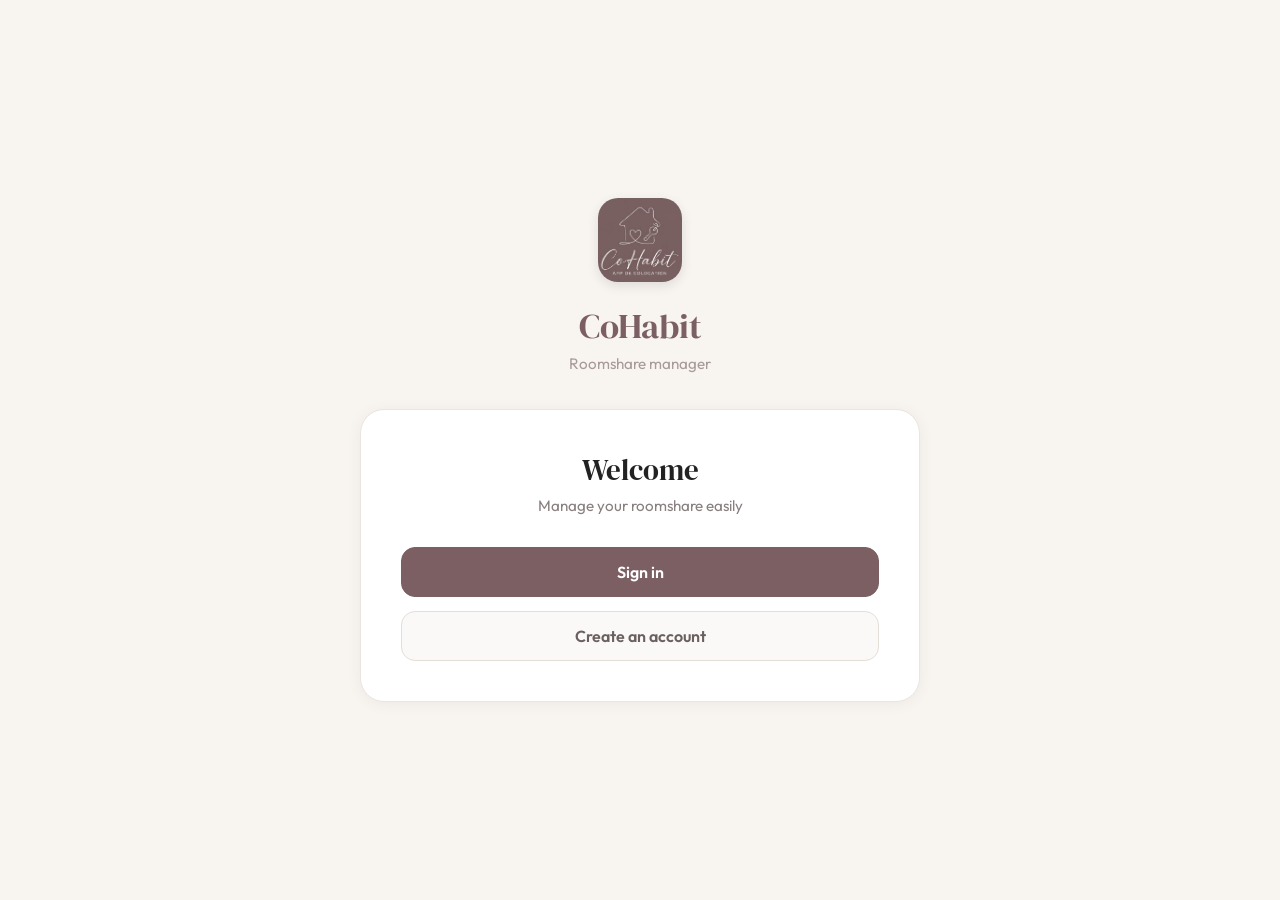
<file: index.html>
<!DOCTYPE html>
<html lang="en">
<head>
    <meta charset="UTF-8">

    <!-- Makes the page adapt to the width of the screen -->
    <meta name="viewport" content="width=device-width, initial-scale=1.0">
    <title>CoHabit - Welcome</title>

    <!-- That's the google's fonts, for the titles and text -->
    <link rel="preconnect" href="https://fonts.googleapis.com">
    <link rel="preconnect" href="https://fonts.gstatic.com" crossorigin>
    <link href="https://fonts.googleapis.com/css2?family=DM+Serif+Display&family=Outfit:wght@400;500;600&display=swap" rel="stylesheet">
    <!-- Link for the  global styles shared by all the pages and the styles of this page -->
    <link rel="stylesheet" href="CSS/stylesheet.css">
    <link rel="stylesheet" href="CSS/index.css">
    <link rel="stylesheet" href="CSS/responsive.css">
</head>
<body>
<div class="container">
    <header>
        <img src="IMG/logo-cohabit.png" alt="CoHabit Logo" class="logo">
        <!-- The title : -->
        <h1>CoHabit</h1>
        <p class="subtitle">Roomshare manager</p>
    </header>

    <main>
        <div class="card welcome-card">
            <!-- Happy message ! -->
            <h2>Welcome</h2>
            <p class="card-subtitle">Manage your roomshare easily</p>

            <!-- The buttons to the signIn and signIn links -->
            <div class="buttons">
                <a href="HTML/SignIn.html" class="btn btn-primary">Sign in</a>
                <a href="HTML/SignUp.html" class="btn btn-secondary">Create an account</a>
            </div>
        </div>
    </main>
</div>
</body>
</html>
</file>
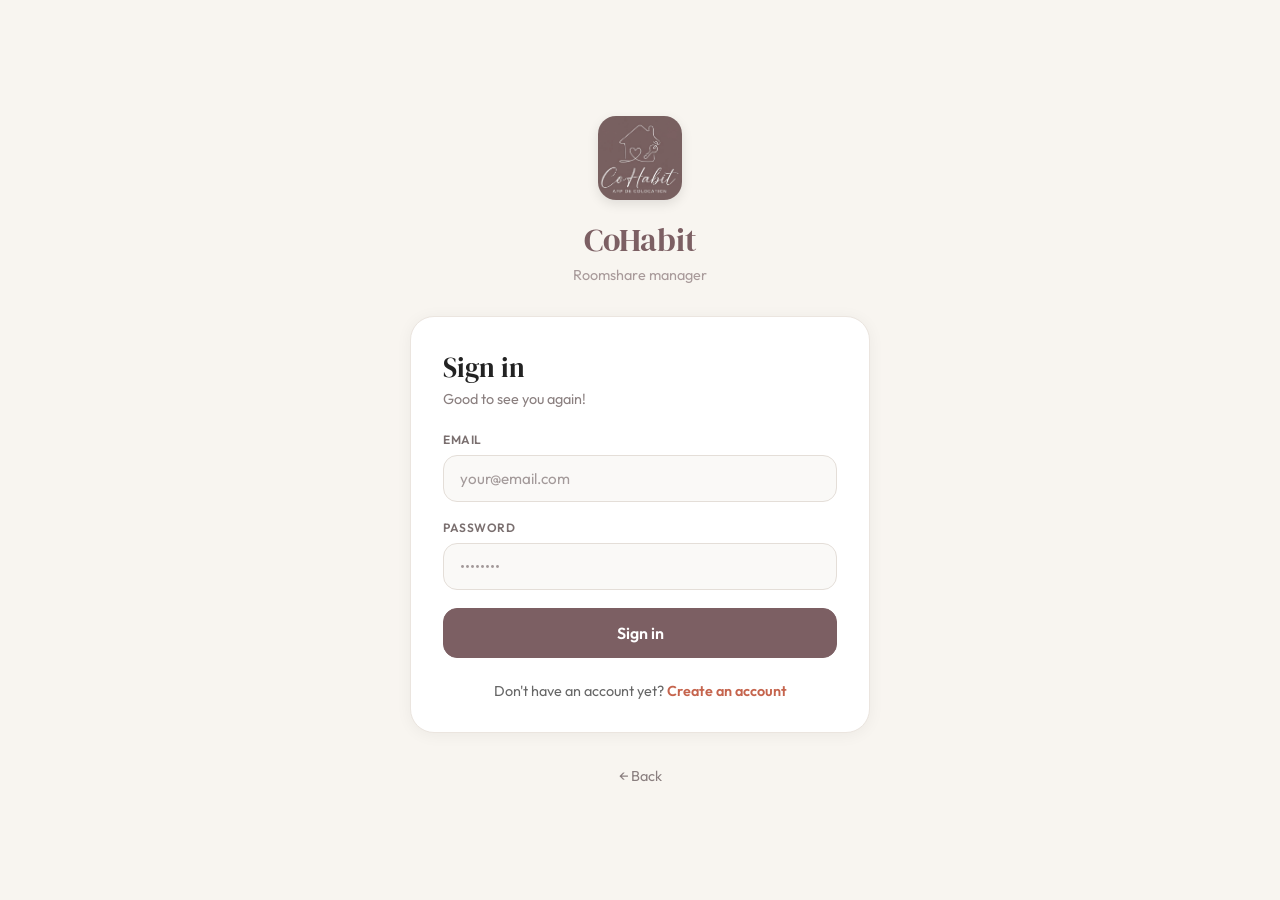
<file: HTML/app.html>
<!DOCTYPE html>
<html lang="en">

<head>
    <meta charset="UTF-8">
    <meta name="viewport" content="width=device-width, initial-scale=1.0">
    <title>CoHabit</title>
    <link rel="preconnect" href="https://fonts.googleapis.com">
    <link rel="preconnect" href="https://fonts.gstatic.com" crossorigin>
    <link href="https://fonts.googleapis.com/css2?family=DM+Serif+Display&family=Outfit:wght@400;500;600&display=swap"
          rel="stylesheet">
    <link rel="stylesheet" href="../CSS/stylesheet.css">
    <link rel="stylesheet" href="../CSS/app.css">
    <link rel="stylesheet" href="../CSS/expenses-roomie.css">
    <link rel="stylesheet" href="../CSS/expenses-owner.css">
    <link rel="stylesheet" href="../CSS/tasks.css">
    <link rel="stylesheet" href="../CSS/calendar.css">
    <link rel="stylesheet" href="../CSS/members.css">
    <link rel="stylesheet" href="../CSS/shoppingList.css">
    <link rel="stylesheet" href="../CSS/responsive.css">

    <script src="../JS/config.js"></script>
    <script src="../JS/base.js" defer></script>
    <script src="../JS/app.js" defer></script>
    <script src="../JS/expenses-roomie.js" defer></script>
    <script src="../JS/expenses-owner.js" defer></script>
    <script src="../JS/tasks.js" defer></script>
    <script src="../JS/calendar.js" defer></script>
    <script src="../JS/members.js" defer></script>
    <script src="../JS/shoppingList.js" defer></script>
</head>

<body>
    <aside class="sidebar">
        <div class="brand">
            <div class="brand-header">
                <img src="../IMG/logo-cohabit-draw-only.png" alt="Logo CoHabit" class="brand-logo">
                <h2 class="sidebar-title">CoHabit</h2>
            </div>
            <p class="sidebar-sub" id="roomshareName"></p>
        </div>

        <!-- Only shown to the owner (app.js removes it for a roomie) -->
        <div class="invite" id="invite" data-role="owner">
            <span class="invite-label">Invitation key</span>
            <div class="invite-row">
                <code id="invitationKey"></code>
                <button type="button" id="copyKey" class="icon-btn" title="Copy the key" aria-label="Copy the key">
                    <svg viewBox="0 0 24 24" aria-hidden="true">
                        <rect x="9" y="9" width="11" height="11" rx="2" />
                        <path d="M5 15V5a2 2 0 0 1 2-2h10" />
                    </svg>
                </button>
            </div>
        </div>

        <nav class="nav">
            <a href="#home" class="nav-link" data-view="home">
                <svg viewBox="0 0 24 24" aria-hidden="true">
                    <path d="M3 10.5 12 3l9 7.5V20a1 1 0 0 1-1 1h-5v-6H9v6H4a1 1 0 0 1-1-1z" />
                </svg>
                Home
            </a>
            <a href="#shoppingList" class="nav-link" data-view="shoppingList" data-role="roomie">
                <svg viewBox="0 0 24 24" aria-hidden="true">
                    <path d="M6 2 3 6v14a2 2 0 0 0 2 2h14a2 2 0 0 0 2-2V6l-3-4z" />
                    <path d="M3 6h18M16 10a4 4 0 0 1-8 0" />
                </svg>
                Shopping list
            </a>
            <a href="#tasks" class="nav-link" data-view="tasks" data-role="roomie">
                <svg viewBox="0 0 24 24" aria-hidden="true">
                    <path d="M9 11l3 3 8-8" />
                    <path d="M20 12v7a2 2 0 0 1-2 2H5a2 2 0 0 1-2-2V5a2 2 0 0 1 2-2h11" />
                </svg>
                Tasks
            </a>
            <a href="#calendar" class="nav-link" data-view="calendar">
                <svg viewBox="0 0 24 24" aria-hidden="true">
                    <rect x="3" y="5" width="18" height="16" rx="2" />
                    <path d="M3 10h18M8 3v4M16 3v4" />
                </svg>
                Calendar
            </a>
            <a href="#expenses" class="nav-link" data-view="expenses">
                <svg viewBox="0 0 24 24" aria-hidden="true">
                    <path d="M12 2v20M17 6H9.5a3.5 3.5 0 0 0 0 7h5a3.5 3.5 0 0 1 0 7H6" />
                </svg>
                Expenses
            </a>
            <a href="#members" class="nav-link" data-view="members">
                <svg viewBox="0 0 24 24" aria-hidden="true">
                    <circle cx="9" cy="8" r="4" />
                    <path d="M2 21a7 7 0 0 1 14 0M16 4a4 4 0 0 1 0 8M22 21a7 7 0 0 0-4-6.3" />
                </svg>
                Members
            </a>
        </nav>

        <div class="sidebar-foot">
            <div class="user-card">
                <span class="avatar" id="userInitials"></span>
                <div>
                    <strong id="userName"></strong>
                    <span class="user-role" id="userRole"></span>
                </div>
            </div>
            <button type="button" id="signOut" class="sign-out">
                <svg viewBox="0 0 24 24" aria-hidden="true">
                    <path d="M9 21H5a2 2 0 0 1-2-2V5a2 2 0 0 1 2-2h4M16 17l5-5-5-5M21 12H9" />
                </svg>
                Sign out
            </button>
        </div>
    </aside>

    <div class="content">
        <section id="view-home" class="view" hidden>

            <!-- The greeting. app.js fills it (showUser and showRoomshare) -->
            <div class="home-head">
                <h2 id="homeGreeting"></h2>
                <p class="home-sub" id="homeRoomshareName"></p>
            </div>

            <!-- The row of the cards of the home page (4 columns). Each feature adds its own card here -->
            <div class="home-stats">
                <!-- The card "My tasks" is the 1st one. Roomie only. tasks.js fills it -->
                <div class="home-stat home-stat-tasks" data-role="roomie">
                    <span class="home-stat-label">My tasks</span>
                    <strong class="home-stat-value" id="homeTasksCount">0</strong>
                    <span class="home-stat-note">pending</span>
                </div>

                <!-- The card "Events" is the 3rd one. calendar.js fills it -->
                <div class="home-stat home-stat-events">
                    <span class="home-stat-label">Events</span>
                    <strong class="home-stat-value" id="homeEventsCount"></strong>
                    <span class="home-stat-note">this month</span>
                </div>

                <!-- The card "My balance" is the 4th one. Roomie only: app.js removes it for an owner -->
                <!-- It is empty here: expenses.js fills it with what the API sends -->
                <div class="home-stat home-stat-balance" id="homeBalanceCard" data-role="roomie">
                    <span class="home-stat-label">My balance</span>
                    <strong class="home-stat-value" id="homeBalance"></strong>
                    <span class="home-stat-note" id="homeBalanceNote"></span>
                </div>

                <!-- The card "Shopping list" -->
                <div class="home-stat home-stat-shopping" data-role="roomie">
                    <span class="home-stat-label">Shopping list</span>
                    <strong class="home-stat-value" id="homeShoppingCount">0</strong>
                    <span class="home-stat-note" id="homeShoppingNote">items left</span>
                </div>
            </div>

            <!-- The row of the bigger cards (2 columns). Each feature adds its own card here -->
            <div class="home-panels">
                <!-- The panel "My tasks" is in the 1st column, 1st row. Roomie only. tasks.js fills it -->
                <div class="exp-panel home-panel home-panel-tasks" data-role="roomie">
                    <div class="home-panel-head">
                        <h3>My tasks</h3>
                        <a href="#tasks" class="home-panel-link">See all →</a>
                    </div>
                    <ul class="expense-list home-task-list" id="homeTaskItems"></ul>
                    <p class="expenses-empty home-task-empty" id="homeTasksEmpty" hidden>No pending task 🎉</p>
                </div>

                <!-- The card "Upcoming events" is in the 2nd column. calendar.js fills it -->
                <div class="exp-panel home-panel home-panel-events">
                    <div class="home-panel-head">
                        <h3>Upcoming events</h3>
                        <a href="#calendar" class="home-panel-link">See all →</a>
                    </div>
                    <p class="exp-error" id="homeEventsMessage" hidden></p>
                    <ul class="expense-list" id="homeEventItems"></ul>
                    <p class="expenses-empty calendar-empty" id="homeEventsEmpty" hidden>No upcoming event</p>
                </div>
                <!-- The card "Members" is in the 2nd column, under "Upcoming events". members.js fills it (owner and roomies) -->
                <div class="exp-panel home-panel home-panel-members">
                    <div class="home-panel-head">
                        <h3>Members</h3>
                        <a href="#members" class="home-panel-link">See all →</a>
                    </div>
                    <p class="exp-error" id="homeMembersMessage" hidden></p>
                    <ul class="home-member-list" id="homeMemberItems"></ul>
                    <!-- Shown only when there are more members than in the card -->
                    <p class="home-members-more" id="homeMembersMore" hidden></p>
                </div>

                <!-- The panel "Shopping list" -->
                <div class="exp-panel home-panel home-panel-shopping" data-role="roomie">
                    <div class="home-panel-head">
                        <h3>Shopping list</h3>
                        <a href="#shoppingList" class="home-panel-link">See all →</a>
                    </div>

                    <div class="sl-progress-container" id="homeShoppingProgress">
                        <div class="sl-progress-text">
                            <span id="homeShoppingProgressCount">0/0 found</span>
                            <span id="homeShoppingProgressPercent">0%</span>
                        </div>
                        <div class="sl-progress-bar">
                            <!-- Suppression du style inline ici -->
                            <div class="sl-progress-fill" id="homeShoppingProgressFill"></div>
                        </div>
                    </div>
                </div>
            </div>
        </section>


    <!----------------- Shopping List Page ----------------->

        <section id="view-shoppingList" class="view" hidden data-role="roomie">
            <div class="sl-head">
                <div>
                    <h2>Shopping list</h2>
                    <p class="sl-sub" id="sl-item-count">0 items in the list</p>
                </div>
                <button type="button" class="btn-add" id="openAddItemModal">+ Add</button>
            </div>

            <!-- Error messages -->
            <p class="exp-error exp-banner" id="slMainError" hidden></p>

            <!-- Result of the receipt scan (filled by shoppingList.js) -->
            <p class="sl-scan-info" id="slScanInfo" hidden></p>

            <!-- Progression system -->
            <div class="sl-progress-container" id="sl-progress-container" hidden>
                <div class="sl-progress-text">
                    <span id="sl-progress-count">0/0 found</span>
                    <span id="sl-progress-percent">0%</span>
                </div>
                <div class="sl-progress-bar">
                    <div class="sl-progress-fill" id="sl-progress-fill"></div>
                </div>
            </div>

            <!-- If no item in the list -->
            <div class="sl-empty" id="sl-empty">
                <div class="sl-empty-icon">🛒</div>
                <h3>The list is empty</h3>
                <p>Add items to buy</p>
            </div>

            <!-- Action buttons (Select All, Scan receipt & Validation) -->
            <div class="sl-actions" id="sl-actions" hidden>
                <label class="sl-select-all-label">
                    <input type="checkbox" id="slSelectAll" class="sl-checkbox">
                    <span class="sl-select-all-text">Select all</span>
                </label>
                <div class="sl-actions-buttons">
                    <!-- Hidden input opened by the button: the camera on a phone, the file picker on a computer -->
                    <input type="file" id="scanReceiptInput" accept="image/*" capture="environment" hidden>
                    <button type="button" class="btn-ghost" id="scanReceiptButton">Scan receipt</button>
                    <button type="button" class="btn-add" id="openValidateModal">Validate purchases</button>
                </div>
            </div>

            <!-- Container of the shopping list, all the items will be displayed -->
            <div id="sl-list-container" hidden></div>

            <!-- Modal to add an item to the list -->
            <div class="modal-backdrop" id="addItemModal" hidden>
                <form class="exp-modal" id="addItemForm" novalidate>
                    <h3>Add an item</h3>

                    <div class="exp-field">
                        <label for="addItemName">Item *</label>
                        <input type="text" id="addItemName" maxlength="50" placeholder="e.g. Sourdough bread" required>
                    </div>

                    <div class="exp-field">
                        <label for="addItemQty">Quantity</label>
                        <input type="text" id="addItemQty" placeholder="e.g. 500 g, x2">
                    </div>

                    <div class="exp-field">
                        <label for="addItemCategory">Category</label>
                        <input type="text" id="addItemCategory" placeholder="e.g. Groceries">
                    </div>

                    <p class="exp-error" id="addItemError" hidden></p>

                    <div class="exp-actions">
                        <button type="button" class="btn-ghost" data-close-modal>Cancel</button>
                        <button type="submit" class="btn-add">Add</button>
                    </div>
                </form>
            </div>

            <!-- Modal to confirm purchases -->
            <div class="modal-backdrop" id="validateModal" hidden>
                <form class="exp-modal" id="validateForm" novalidate>
                    <h3>Validate purchases</h3>
                    <p class="validate-modal-desc">
                        Checked items will be removed from the list to create a new expense.
                    </p>

                    <div class="exp-field">
                        <label for="valDescription">Description *</label>
                        <input type="text" id="valDescription" maxlength="50" placeholder="e.g. Carrefour groceries" required>
                    </div>

                   <div class="exp-field">
                        <label for="valAmount">Amount (€) *</label>
                        <input type="number" id="valAmount" min="0.01" step="0.01" placeholder="0.00" required>
                    </div>

                    <p class="exp-error" id="validateError" hidden></p>

                    <div class="exp-actions">
                        <button type="button" class="btn-ghost" data-close-modal>Cancel</button>
                        <button type="submit" class="btn-add">Validate</button>
                    </div>
                </form>
            </div>
        </section>

        <section id="view-tasks" class="view" data-role="roomie" hidden>
            <div class="tasks-page">
                <!-- Title + subtitle on the left, button on the right. tasks.js fills the subtitle -->
                <header class="page-head tasks-head">
                    <div>
                        <h2>Tasks</h2>
                        <p class="page-sub" id="tasksSummary"></p>
                    </div>
                    <button type="button" class="btn-add" id="openTaskModal">+ New task</button>
                </header>

                <!-- Error message of the page when the API does not answer -->
                <p class="exp-error exp-banner" id="tasksMessage" hidden></p>

                <!-- Filters. data-filter is read by the JS, data-label is the text (the JS adds the count) -->
                <div class="task-filters">
                    <button type="button" class="task-filter active" data-filter="all" data-label="All">All</button>
                    <button type="button" class="task-filter" data-filter="mine" data-label="Mine">Mine</button>
                    <button type="button" class="task-filter" data-filter="pending" data-label="Pending">Pending</button>
                    <button type="button" class="task-filter" data-filter="completed" data-label="Completed">Completed</button>
                </div>

                <!-- The lines of the list are created by the JS -->
                <ul class="task-list" id="taskItems"></ul>
                <!-- Hidden by the JS as soon as there is at least one task to show -->
                <p class="task-empty" id="tasksEmpty" hidden>
                    <svg class="task-empty-icon" viewBox="0 0 24 24" aria-hidden="true">
                        <path d="M22 11.1V12a10 10 0 1 1-5.9-9.1" />
                        <path d="M22 4 12 14l-3-3" />
                    </svg>
                    No task here
                </p>

                <!-- Pop-up "New task" / "Edit task" (hidden until the user clicks on + New task or on the edit button) -->
                <div class="modal-backdrop" id="taskModal" hidden>
                    <!-- novalidate: the browser does not check the fields, tasks.js does it (checkTaskInputs) -->
                    <form class="exp-modal" id="taskForm" novalidate>
                        <h3 id="taskModalTitle">New task</h3>

                        <div class="exp-field">
                            <label for="taskTitle">Title *</label>
                            <input type="text" id="taskTitle" maxlength="100" placeholder="e.g. Do the dishes">
                        </div>

                        <div class="exp-field">
                            <label for="taskDescription">Description</label>
                            <textarea id="taskDescription" rows="3" maxlength="255"></textarea>
                        </div>

                        <div class="exp-field">
                            <label for="taskDueDate">Due date</label>
                            <input type="date" id="taskDueDate">
                        </div>

                        <!-- One button per roomie, created by the JS. The number is updated at each click -->
                        <div class="exp-field">
                            <span class="exp-label">Assigned to (<span id="assigneeCount">0</span> selected)</span>
                            <div class="task-assignees" id="taskAssignees"></div>
                        </div>

                        <!-- Error message of the pop-up (wrong field or API error) -->
                        <p class="exp-error" id="taskError" hidden></p>

                        <div class="exp-actions">
                            <button type="button" class="btn-ghost" id="cancelTask">Cancel</button>
                            <button type="submit" class="btn-add" id="createTask" disabled>Create</button>
                        </div>
                    </form>
                </div>

                <!-- Pop-up "Delete task" (hidden until the user clicks on the delete button of a task) -->
                <!-- tasks.js writes the name of the task inside -->
                <div class="modal-backdrop" id="deleteTaskModal" hidden>
                    <div class="exp-modal">
                        <h3>Delete the task?</h3>
                        <p class="task-delete-text">
                            "<span id="deleteTaskName"></span>" will be deleted for every roomie.
                        </p>

                        <div class="exp-actions">
                            <button type="button" class="btn-ghost" id="cancelDeleteTask">Cancel</button>
                            <button type="button" class="btn-add" id="confirmDeleteTask">Delete</button>
                        </div>
                    </div>
                </div>
            </div>
        </section>
        <section id="view-calendar" class="view" hidden>
            <!-- Title, number of upcoming events and add button -->
            <div class="expenses-head">
                <div>
                    <h2>Calendar</h2>
                    <p class="expenses-summary" id="upcomingCount"></p>
                </div>
                <button type="button" class="btn-add" id="openEventModal">+ Add</button>
            </div>

            <!-- Error message of the page when the API does not answer -->
            <p class="exp-error exp-banner" id="calendarMessage" hidden></p>

            <div class="calendar-layout">
                <!-- Left card: the month -->
                <div class="exp-panel calendar-card">
                    <div class="calendar-nav">
                        <button type="button" class="calendar-arrow" id="previousMonth"
                            aria-label="Previous month">‹</button>
                        <h3 id="calendarTitle" aria-live="polite"></h3>
                        <button type="button" class="calendar-arrow" id="nextMonth" aria-label="Next month">›</button>
                    </div>

                    <div class="calendar-weekdays" aria-hidden="true">
                        <span>Mon</span><span>Tue</span><span>Wed</span><span>Thu</span><span>Fri</span><span>Sat</span><span>Sun</span>
                    </div>

                    <!-- The days are created by calendar.js -->
                    <div class="calendar-grid" id="calendarGrid"></div>

                    <!-- The events of the clicked day (hidden until the user clicks on a day) -->
                    <div class="calendar-day" id="dayPanel" hidden>
                        <div class="calendar-day-head">
                            <strong id="dayTitle"></strong>
                            <button type="button" class="btn-ghost calendar-day-add" id="addOnDay">+ Add on this
                                day</button>
                        </div>
                        <ul class="expense-list" id="dayItems"></ul>
                        <p class="expenses-empty calendar-empty" id="dayEmpty" hidden>No event on this day</p>
                    </div>
                </div>

                <!-- Right card: the next events -->
                <div class="exp-panel calendar-card">
                    <h3>Upcoming events</h3>
                    <ul class="expense-list" id="upcomingItems"></ul>
                    <p class="expenses-empty calendar-empty" id="upcomingEmpty" hidden>No upcoming event</p>
                </div>
            </div>

            <!-- Pop-up "New event" (hidden until the user clicks on + Add) -->
            <div class="modal-backdrop" id="eventModal" hidden>
                <form class="exp-modal" id="eventForm" novalidate>
                    <h3>New event</h3>

                    <div class="exp-field">
                        <label for="eventTitle">Title *</label>
                        <input type="text" id="eventTitle" maxlength="50" placeholder="e.g. Pizza night">
                    </div>

                    <div class="exp-field">
                        <label for="eventDescription">Description</label>
                        <textarea id="eventDescription" maxlength="255" rows="2"></textarea>
                    </div>

                    <div class="exp-field">
                        <label for="eventDate">Date *</label>
                        <input type="date" id="eventDate">
                    </div>

                    <div class="exp-row">
                        <div class="exp-field">
                            <label for="eventStart">Start</label>
                            <input type="time" id="eventStart">
                        </div>
                        <div class="exp-field">
                            <label for="eventEnd">End</label>
                            <input type="time" id="eventEnd">
                        </div>
                    </div>

                    <!-- One button per type, created by calendar.js -->
                    <div class="exp-field">
                        <span class="exp-label">Type</span>
                        <div class="chips calendar-chips" id="eventTypes"></div>
                    </div>

                    <p class="exp-error" id="eventError" hidden></p>

                    <div class="exp-actions">
                        <button type="button" class="btn-ghost" id="cancelEvent">Cancel</button>
                        <button type="submit" class="btn-add" id="createEvent" disabled>Create</button>
                    </div>
                </form>
            </div>
        </section>
        <section id="view-expenses" class="view" hidden>
            <header class="page-head">
                <h2>Expenses</h2>
                <p class="page-sub">Manage the rent, the bills and the payments.</p>
            </header>

            <!-- Owner: the rent and the bills (app.js removes this block for a roomie) -->
            <!-- The lists are empty here: expenses-owner.js asks the API and fills them -->
            <div class="expenses-owner" data-role="owner">

                <!-- Error message of the page (hidden when everything is fine) -->
                <p class="exp-error exp-banner" id="ownerExpensesMessage" hidden></p>

                <!-- The tabs on the left, and the button of the Bills tab on the right -->
                <div class="owner-toolbar">
                    <div class="tabs">
                        <button type="button" class="tab active" data-tab="rent">Rent</button>
                        <button type="button" class="tab" data-tab="bills">Bills</button>
                    </div>
                    <button type="button" class="btn-add" id="openBillModal" hidden>+ Add a bill</button>
                </div>

                <!-- Tab 1: the rent -->
                <div class="tab-panel" id="tab-rent">
                    <!-- novalidate: the browser does not check the fields, the API does it -->
                    <form id="rentForm" class="card form-card" novalidate>
                        <div class="form-head">
                            <div>
                                <h3>Add the rent</h3>
                                <p class="form-sub">The amount is automatically split between the selected people.</p>
                            </div>
                        </div>

                        <div class="form-grid">
                            <div class="form-group">
                                <label for="rentAmount">Total rent (€)</label>
                                <input type="number" id="rentAmount" min="0.01" step="0.01" placeholder="e.g. 850">
                            </div>

                            <div class="form-group">
                                <label for="rentDueDate">Due date</label>
                                <input type="date" id="rentDueDate">
                            </div>

                            <div class="form-group">
                                <label for="rentRecurrence">Recurrence</label>
                                <select id="rentRecurrence">
                                    <option value="once">Once</option>
                                    <option value="monthly" selected>Every month</option>
                                    <option value="yearly">Every year</option>
                                </select>
                            </div>
                        </div>

                        <!-- One chip per roomie, created by the JS. The number is updated at each click -->
                        <fieldset class="people">
                            <legend>People concerned (<span id="rentCount">0</span>)</legend>
                            <div class="chips" id="rentMembers"></div>
                        </fieldset>

                        <p class="form-error" id="rentError" hidden></p>

                        <div class="form-actions">
                            <button type="submit" class="btn btn-primary btn-inline" id="rentSubmit">Add the rent</button>
                        </div>
                    </form>

                    <!-- List of the published rents -->
                    <div class="charge-list" id="rentList"></div>
                    <p class="list-empty" id="rentEmpty" hidden>No rent published yet.</p>
                </div>

                <!-- Tab 2: the bills -->
                <div class="tab-panel" id="tab-bills" hidden>
                    <div class="charge-list" id="billList"></div>
                    <p class="list-empty" id="billEmpty" hidden>No bill published yet.</p>
                </div>

                <!-- Pop-up "New bill" (hidden until the owner clicks on + Add a bill) -->
                <div class="modal-backdrop" id="billModal" hidden>
                    <form class="exp-modal" id="billForm" novalidate>
                        <div>
                            <h3>New bill</h3>
                            <p class="form-sub">The amount typed is the total to split.</p>
                        </div>

                        <div class="exp-field">
                            <label for="billName">Description *</label>
                            <input type="text" id="billName" maxlength="50" placeholder="e.g. Electricity, internet...">
                        </div>

                        <!-- Total and due date on the same line -->
                        <div class="exp-row">
                            <div class="exp-field">
                                <label for="billAmount">Total (€) *</label>
                                <input type="number" id="billAmount" min="0.01" step="0.01" placeholder="0.00">
                            </div>
                            <div class="exp-field">
                                <label for="billDueDate">Due date *</label>
                                <input type="date" id="billDueDate">
                            </div>
                        </div>

                        <!-- Same block as in the rent form: one chip per roomie, created by the JS -->
                        <fieldset class="people">
                            <legend>People concerned (<span id="billCount">0</span>)</legend>
                            <div class="chips" id="billMembers"></div>
                        </fieldset>

                        <!-- Error message of the pop-up (the API refused what was typed) -->
                        <p class="exp-error" id="billError" hidden></p>

                        <div class="exp-actions">
                            <button type="button" class="btn-ghost" id="cancelBill">Cancel</button>
                            <button type="submit" class="btn-add" id="billSubmit">Publish</button>
                        </div>
                    </form>
                </div>

                <!-- Confirmation pop-up: asks for a confirmation before a part is marked as paid -->
                <div class="modal-backdrop" id="ownerSettleModal" hidden>
                    <div class="exp-modal settle-modal">
                        <h3>Confirm the payment?</h3>
                        <!-- The text is filled by the JS: roomie, amount, name of the charge -->
                        <p class="settle-text" id="ownerSettleText"></p>
                        <div class="exp-actions">
                            <button type="button" class="btn-ghost" id="cancelOwnerSettle">Cancel</button>
                            <button type="button" class="btn-add" id="confirmOwnerSettle">Yes, confirm</button>
                        </div>
                    </div>
                </div>
            </div>

            <!-- Roomie (app.js removes this block for an owner) -->
            <!-- Everything is empty here: expenses.js asks the API and fills it. The front shows -->
            <div class="expenses-roomie" data-role="roomie">

                <!-- Summary line + add button -->
                <div class="expenses-head">
                    <p class="expenses-summary" id="expensesSummary"></p>
                    <button type="button" class="btn-add" id="openExpenseModal">+ Add</button>
                </div>

                <!-- Error message of the page when the API does not answer -->
                <p class="exp-error exp-banner" id="expensesMessage" hidden></p>

                <!-- The two cards: what I owe / what I am owed -->
                <div class="expenses-cards">
                    <div class="expense-card expense-card-owe">
                        <span class="expense-card-label">You owe</span>
                        <strong class="expense-card-amount" id="amountOwe"></strong>
                        <span class="expense-card-note" id="noteOwe"></span>
                    </div>
                    <div class="expense-card expense-card-owed">
                        <span class="expense-card-label">You are owed</span>
                        <strong class="expense-card-amount" id="amountOwed"></strong>
                        <span class="expense-card-note" id="noteOwed"></span>
                    </div>
                </div>

                <!-- Tabs: list or balances. data-tab is read by the JS to know which tab to show -->
                <div class="expenses-tabs">
                    <button type="button" class="expenses-tab active" data-tab="list">📋 List</button>
                    <button type="button" class="expenses-tab" data-tab="balances">⚖️ Balances</button>
                </div>

                <!-- Tab 1: the list of expenses -->
                <div id="expensesList">
                    <!-- Filters. data-filter is read by the JS ("all", "pending" or "settled") -->
                    <div class="chips">
                        <button type="button" class="chip active" data-filter="all">All</button>
                        <button type="button" class="chip" data-filter="pending">Pending</button>
                        <button type="button" class="chip" data-filter="settled">Settled</button>
                    </div>
                    <!-- The lines of the list are created by the JS -->
                    <ul class="expense-list" id="expenseItems"></ul>
                    <!-- Hidden by the JS as soon as there is at least one expense -->
                    <p class="expenses-empty" id="expensesEmpty" hidden>💰 No expense</p>
                </div>

                <!-- Tab 2: balances and suggested refunds (hidden until the user clicks on "Balances") -->
                <div id="expensesBalances" hidden>
                    <section class="exp-panel">
                        <h3>Everyone's balance</h3>
                        <ul class="balance-list" id="balanceItems"></ul>
                    </section>
                    <section class="exp-panel">
                        <h3>Suggested refunds</h3>
                        <ul class="refund-list" id="refundItems"></ul>
                        <p class="expenses-empty" id="refundsEmpty" hidden>Everything is balanced 🎉</p>
                    </section>
                </div>

                <!-- Pop-up "New expense" (hidden until the user clicks on + Add) -->
                <!-- The form is inside the roomie block, so an owner never gets it -->
                <div class="modal-backdrop" id="expenseModal" hidden>
                    <!-- novalidate: the browser does not check the fields, expenses.js does it (checkInputs) -->
                    <form class="exp-modal" id="expenseForm" novalidate>
                        <h3>New expense</h3>

                        <div class="exp-field">
                            <label for="expenseDescription">Description *</label>
                            <input type="text" id="expenseDescription" maxlength="50"
                                placeholder="e.g. Carrefour groceries">
                        </div>

                        <!-- Amount and date on the same line -->
                        <div class="exp-row">
                            <div class="exp-field">
                                <label for="expenseAmount">Amount (€) *</label>
                                <input type="number" id="expenseAmount" min="0.01" step="0.01" placeholder="0.00">
                            </div>
                            <div class="exp-field">
                                <label for="expenseDate">Date</label>
                                <input type="date" id="expenseDate">
                            </div>
                        </div>

                        <!-- The options of these two lists come from the API (fillForm in expenses.js) -->
                        <div class="exp-row">
                            <div class="exp-field">
                                <label for="expensePaidBy">Paid by</label>
                                <select id="expensePaidBy"></select>
                            </div>
                            <div class="exp-field">
                                <label for="expenseCategory">Category</label>
                                <select id="expenseCategory"></select>
                            </div>
                        </div>

                        <!-- One button per roomie, created by the JS. The number is updated at each click -->
                        <div class="exp-field">
                            <span class="exp-label">Split between (<span id="splitCount">0</span>)</span>
                            <div class="chips" id="expenseSplit"></div>
                        </div>

                        <!-- Error message of the pop-up (wrong field or API error) -->
                        <p class="exp-error" id="expenseError" hidden></p>

                        <div class="exp-actions">
                            <button type="button" class="btn-ghost" id="cancelExpense">Cancel</button>
                            <button type="submit" class="btn-add">Add</button>
                        </div>
                    </form>
                </div>

                <!-- Confirmation pop up "Mark as paid" : asks for a confirmation before an expense is settled -->
                <div class="modal-backdrop" id="settleModal" hidden>
                    <div class="exp-modal settle-modal">
                        <h3>Mark as paid?</h3>
                        <!-- The text is filled by JS :debtor, amount, description -->
                        <p class="settle-text" id="settleText"></p>
                        <div class="exp-actions">
                            <button type="button" class="btn-ghost" id="cancelSettle">Cancel</button>
                            <button type="button" class="btn-add" id="confirmSettle">Yes, mark as paid</button>
                        </div>
                    </div>
                </div>
            </div>
        </section>
        <section id="view-members" class="view" hidden>
            <h2>Members</h2>

            <!-- Everybody: the members of the roomshare (the owner first, then the accepted roomies) -->
            <!-- The list is empty here: members.js fills it with what the API sends -->
            <div class="members-list">
                <h3 class="members-label">Members of the roomshare (<span id="memberCount">0</span>)</h3>
                <ul class="member-items" id="memberItems"></ul>

                <!-- Error message, hidden by default -->
                <p class="members-message" id="membersMessage" hidden></p>
            </div>

            <!-- Owner (app.js removes this block for a roomie) -->
            <!-- The join requests waiting for the answer of the owner -->
            <div class="members-pending" data-role="owner">
                <h3 class="members-label members-label-pending">
                    Waiting for approval (<span id="pendingCount">0</span>)
                </h3>
                <!-- members.js adds one <li> for each request -->
                <ul class="member-items" id="pendingItems"></ul>

                <!-- Shown only when there is no request -->
                <p class="members-empty" id="pendingEmpty" hidden>No request for now.</p>

                <!-- Error message, hidden by default -->
                <p class="members-message" id="pendingMessage" hidden></p>
            </div>

            <!-- Owner (app.js removes it for a roomie) -->
            <!-- The pop-up that asks the owner to confirm before removing a roomie. Hidden by default -->
            <!-- members.js writes the name of the roomie inside and shows it when the owner clicks on "Remove" -->
            <div class="member-modal-backdrop" id="removeModal" data-role="owner" hidden>
                <div class="member-modal" role="dialog" aria-modal="true" aria-labelledby="removeTitle">
                    <!-- The round circle with the initials of the roomie, like in the list -->
                    <span class="member-avatar member-modal-avatar" id="removeInitials"></span>

                    <h3 id="removeTitle">Remove <span id="removeName"></span>?</h3>
                    <p class="member-modal-text" id="removeText"></p>
                    <p class="member-modal-note">His account is kept: he can send a new request with the invitation key.</p>

                    <!-- Cancel on the left, the red button on the right -->
                    <div class="member-modal-actions">
                        <button type="button" class="btn-cancel" id="cancelRemove">Cancel</button>
                        <button type="button" class="btn-confirm-remove" id="confirmRemove">Remove</button>
                    </div>
                </div>
            </div>
        </section>
    </div>
    <!-- Pop-up shown to a roomie removed by the owner (members.js shows it when the API answers 403) -->
    <!-- Outside of the sections, so it can be shown on every page of the app (Home, Tasks...) -->
    <div class="member-modal-backdrop" id="removedModal" hidden>
        <div class="member-modal" role="alertdialog" aria-modal="true" aria-labelledby="removedTitle">
            <!-- The circle with the initials of the roomie -->
            <span class="member-avatar member-modal-avatar" id="removedInitials"></span>

            <h3 id="removedTitle">You are no longer a member</h3>
            <p class="member-modal-text">The owner removed you from this roomshare.</p>
            <p class="member-modal-note">Your account is kept: you can join a roomshare again with an invitation key.</p>

            <div class="member-modal-actions member-modal-single">
                <button type="button" class="btn-sign-in-again" id="removedSignIn">Sign in again</button>
            </div>
        </div>
    </div>
</body>
</html>
</file>
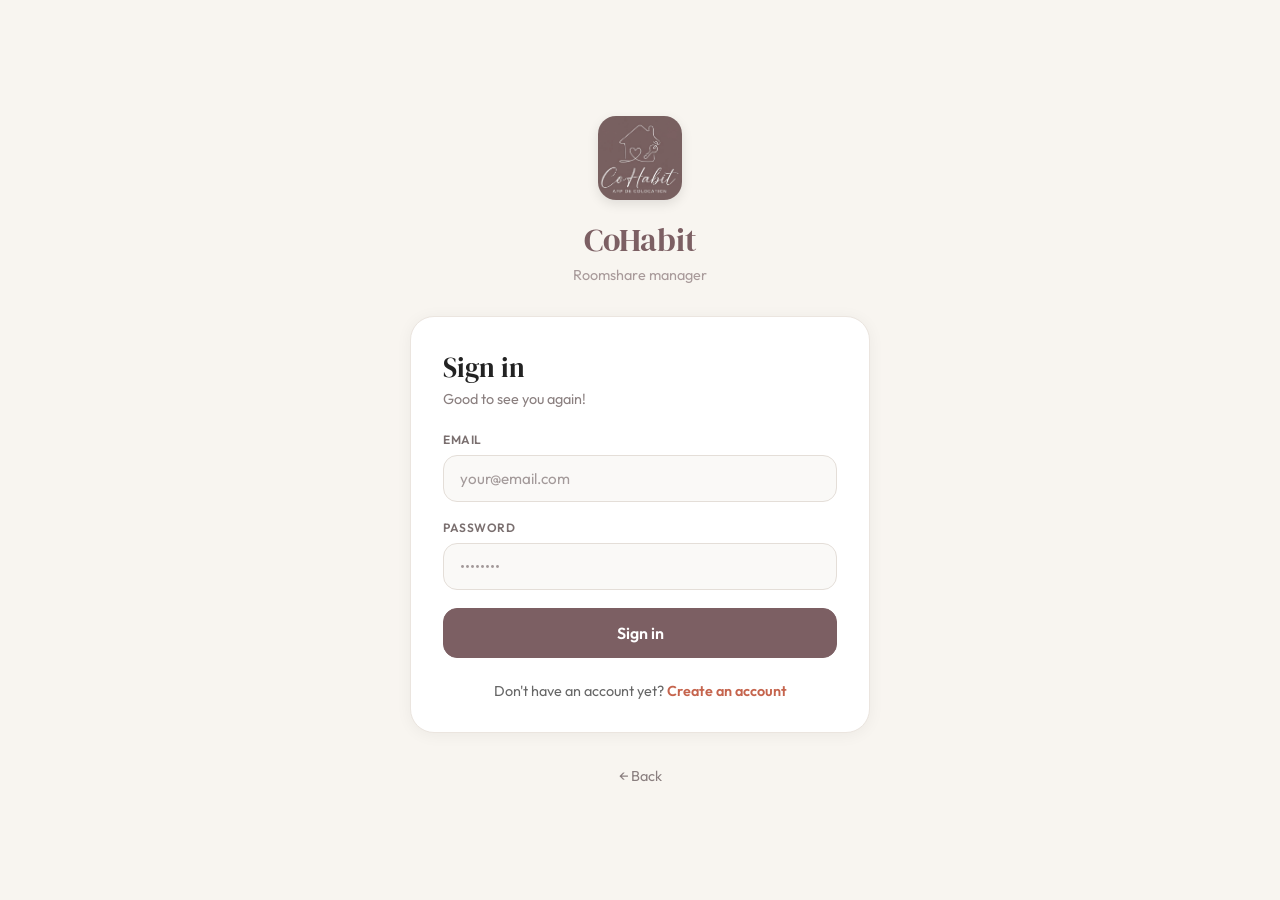
<file: HTML/Roomshare.html>
<!DOCTYPE html>
<html lang="en">
<head>
    <meta charset="UTF-8">
    <meta name="viewport" content="width=device-width, initial-scale=1.0">
    <title>CoHabit - Your roomshare</title>
    <link rel="preconnect" href="https://fonts.googleapis.com">
    <link rel="preconnect" href="https://fonts.gstatic.com" crossorigin>
    <link href="https://fonts.googleapis.com/css2?family=DM+Serif+Display&family=Outfit:wght@400;500;600&display=swap" rel="stylesheet">
    <link rel="stylesheet" href="../CSS/stylesheet.css">
    <link rel="stylesheet" href="../CSS/roomshare.css">
    <link rel="stylesheet" href="../CSS/responsive.css">

    <script src="../JS/config.js"></script>
    <script src="../JS/base.js" defer></script>
    <script src="../JS/roomshare.js" defer></script>
</head>
<body>
<div class="container">
    <header>
        <img src="../IMG/logo-cohabit.png" alt="CoHabit Logo" class="logo">
        <h1>CoHabit</h1>
        <p class="subtitle">Roomshare manager</p>
    </header>

    <main>
        <div class="card roomshare-card">

            <!-- Owner : create the roomshare. Both sections are hidden: roomshare.js shows the one matching the role -->
            <section id="ownerSection" hidden>
                <h2>Create your roomshare</h2>
                <p class="card-subtitle">You don't have a roomshare yet. Create one to get started.</p>

                <form id="ownerForm">
                    <div class="form-group">
                        <label for="roomshareName">ROOMSHARE NAME</label>
                        <input type="text" id="roomshareName" name="roomshareName" placeholder="e.g. Belleville Apartment" maxlength="100" required>
                    </div>

                    <div class="actions">
                        <button type="submit" class="btn btn-primary">Create</button>
                        <button type="button" id="signOutOwner" class="btn btn-secondary">Sign out</button>
                    </div>
                </form>
            </section>

            <!-- Roomie : join a roomshare with the invitation key given by the owner -->
            <section id="roomieSection" hidden>
                <h2>Join a roomshare</h2>
                <p class="card-subtitle">Ask your owner for the invitation key</p>

                <form id="roomieForm">
                    <div class="form-group">
                        <label for="invitationKey">INVITATION KEY (6 CHARACTERS)</label>
                        <input type="text" id="invitationKey" name="invitationKey" class="key-input" placeholder="ABCDEF" maxlength="6" autocomplete="off" required>
                    </div>

                    <div class="actions">
                        <button type="submit" class="btn btn-primary">Send request</button>
                        <button type="button" id="signOutRoomie" class="btn btn-secondary">Sign out</button>
                    </div>
                </form>
            </section>
            <!-- Roomie : the request was sent but the owner did not answer yet. roomshare.js shows it when the status is pending -->
            <section id="pendingSection" hidden>
                <h2>Request pending</h2>
                <p class="card-subtitle" id="pendingMessage"></p>
                <p class="card-subtitle">Sign in again when the owner has accepted your request.</p>

                <div class="actions">
                    <button type="button" id="signOutPending" class="btn btn-secondary">Sign out</button>
                </div>
            </section>

        </div>
    </main>
</div>

<!-- Pop-up "Request sent". Hidden by default: roomshare.js shows it when the API accepted the request -->
<div class="rs-modal-backdrop" id="requestSentModal" hidden>
    <div class="rs-modal" role="dialog" aria-modal="true" aria-labelledby="requestSentTitle">
        <!-- Green circle with a check mark -->
        <span class="rs-modal-icon" aria-hidden="true">✓</span>

        <h3 id="requestSentTitle">Request sent!</h3>
        <p class="rs-modal-text">Wait for the owner to accept it.</p>
        <p class="rs-modal-note">Sign in again when the owner has accepted your request.</p>

        <button type="button" class="btn btn-primary" id="requestSentOk">OK</button>
    </div>
</div>
</body>
</html>
</file>
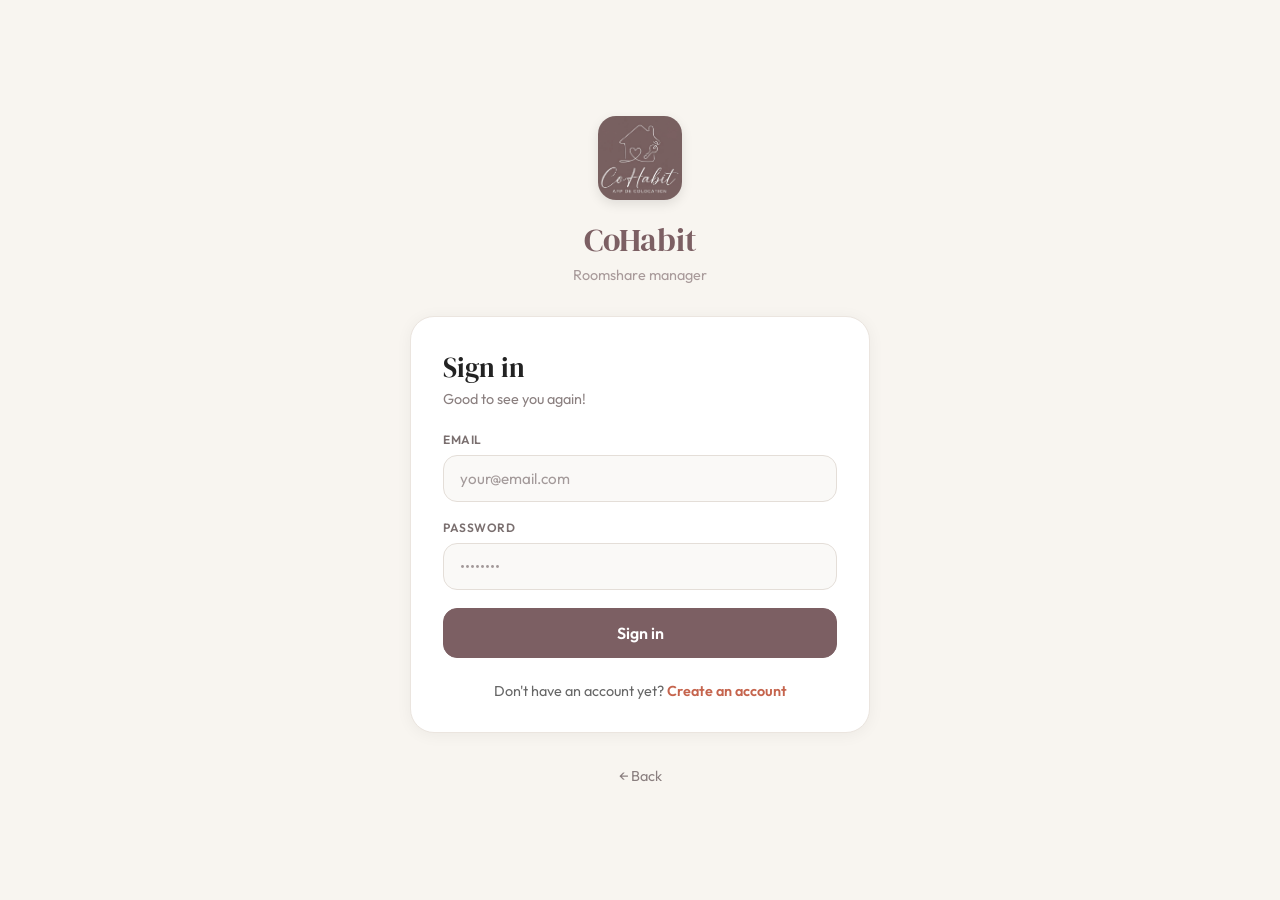
<file: HTML/SignIn.html>
<!DOCTYPE html>
<html lang="en">
<head>
    <meta charset="UTF-8">
    <meta name="viewport" content="width=device-width, initial-scale=1.0">
    <title>CoHabit - Sign in</title>
    <link rel="preconnect" href="https://fonts.googleapis.com">
    <link rel="preconnect" href="https://fonts.gstatic.com" crossorigin>
    <link href="https://fonts.googleapis.com/css2?family=DM+Serif+Display&family=Outfit:wght@400;500;600&display=swap" rel="stylesheet">
    <link rel="stylesheet" href="../CSS/stylesheet.css">
    <link rel="stylesheet" href="../CSS/signin.css">
    <link rel="stylesheet" href="../CSS/responsive.css">

    <script src="../JS/config.js"></script>
    <script src="../JS/signin.js" defer></script>
</head>
<body>
<div class="container">
    <header>
        <img src="../IMG/logo-cohabit.png" alt="CoHabit Logo" class="logo">
        <h1>CoHabit</h1>
        <p class="subtitle">Roomshare manager</p>
    </header>

    <main>
        <div class="card signin-card">
            <h2>Sign in</h2>
            <p class="card-subtitle">Good to see you again!</p>

            <form id="signinForm">
                <div class="form-group">
                    <label for="email">EMAIL</label>
                    <input type="email" id="email" name="email" placeholder="your@email.com" autocomplete="email" required>
                </div>

                <div class="form-group">
                    <label for="password">PASSWORD</label>
                    <!-- current-password lets the password manager of the browser fill the field -->
                    <input type="password" id="password" name="password" placeholder="••••••••" autocomplete="current-password" required>
                </div>

                <button type="submit" class="btn btn-primary">Sign in</button>
            </form>

            <p class="switch-link">Don't have an account yet? <a href="SignUp.html">Create an account</a></p>
        </div>
    </main>

    <footer>
        <a href="../index.html" class="btn-back">← Back</a>
    </footer>
</div>
</body>
</html>
</file>
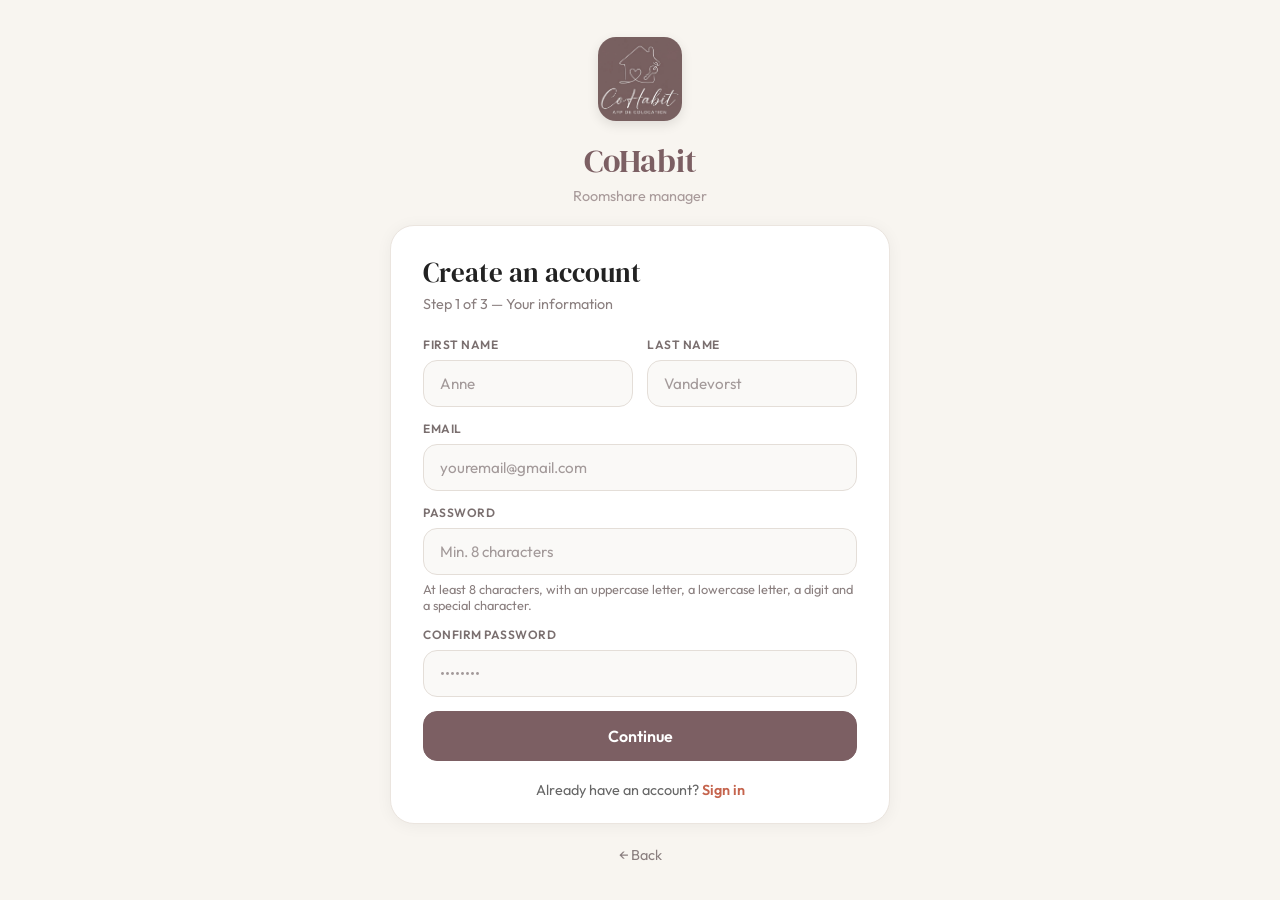
<file: HTML/SignUp.html>
<!DOCTYPE html>
<html lang="en">
<head>
    <meta charset="UTF-8">
    <meta name="viewport" content="width=device-width, initial-scale=1.0">
    <title>CoHabit - Create an account</title>
    <link rel="preconnect" href="https://fonts.googleapis.com">
    <link rel="preconnect" href="https://fonts.gstatic.com" crossorigin>
    <link href="https://fonts.googleapis.com/css2?family=DM+Serif+Display&family=Outfit:wght@400;500;600&display=swap" rel="stylesheet">
    <link rel="stylesheet" href="../CSS/stylesheet.css">
    <link rel="stylesheet" href="../CSS/signup.css">
    <link rel="stylesheet" href="../CSS/responsive.css">
    <script src="../JS/config.js"></script>
    <script src="../JS/signup.js" defer></script>
</head>
<body>
<div class="container">
    <header>
        <img src="../IMG/logo-cohabit.png" alt="CoHabit Logo" class="logo">
        <h1>CoHabit</h1>
        <p class="subtitle">Roomshare manager</p>
    </header>

    <main>
        <div class="card signup-card">

            <!-- That's the step 1, visible as the start with the personal information -->
            <section id="step1" class="step">
                <h2>Create an account</h2>
                <p class="card-subtitle">Step 1 of 3 — Your information</p>

                <form id="step1Form">
                    <!-- The fiirst name and last name, they are displayed side by side -->
                    <div class="form-row">
                        <div class="form-group">
                            <label for="firstname">FIRST NAME</label>
                            <input type="text" id="firstname" name="firstname" placeholder="Anne" maxlength="50" autocomplete="given-name" required>
                        </div>

                        <div class="form-group">
                            <label for="lastname">LAST NAME</label>
                            <input type="text" id="lastname" name="lastname" placeholder="Vandevorst" maxlength="50" autocomplete="family-name" required>
                        </div>
                    </div>

                    <div class="form-group">
                        <label for="email">EMAIL</label>
                        <input type="email" id="email" name="email" placeholder="youremail@gmail.com" maxlength="254" autocomplete="email" required>
                    </div>

                    <div class="form-group">
                        <label for="password">PASSWORD</label>
                        <input type="password" id="password" name="password" placeholder="Min. 8 characters" maxlength="128" autocomplete="new-password" required>
                        <small class="field-hint">At least 8 characters, with an uppercase letter, a lowercase letter, a digit and a special character.</small>
                    </div>

                    <div class="form-group">
                        <label for="confirmPassword">CONFIRM PASSWORD</label>
                        <input type="password" id="confirmPassword" name="confirmPassword" placeholder="••••••••" maxlength="128" autocomplete="new-password" required>
                    </div>

                    <p id="step1Error" class="form-error" hidden></p>

                    <button type="submit" class="btn btn-primary">Continue</button>
                </form>

                <!-- link to the sign in button-->
                <p class="switch-link">Already have an account? <a href="SignIn.html">Sign in</a></p>
            </section>

            <!-- That's the step 2, visible when the step 1 is valid, the account is created only when this form is submitted!! -->
            <section id="step2" class="step" hidden>
                <h2>Your role</h2>
                <p class="card-subtitle">Step 2 of 3 — Who are you?</p>

                <form id="step2Form">
                    <!-- The radio buttons are hidden by the CSS -->
                    <!-- Owner : -->
                    <input type="radio" id="roleOwner" name="role" value="owner" class="role-input">
                    <label for="roleOwner" class="role-option">
                        <span class="role-icon">🏠</span>
                        <span class="role-text">
                            <span class="role-title">Owner</span>
                            <span class="role-description">I create and manage a roomshare</span>
                        </span>
                    </label>

                    <!-- Roomie : -->
                    <input type="radio" id="roleRoomie" name="role" value="roomie" class="role-input">
                    <label for="roleRoomie" class="role-option">
                        <span class="role-icon">🤝</span>
                        <span class="role-text">
                            <span class="role-title">Roomie</span>
                            <span class="role-description">I join an existing roomshare</span>
                        </span>
                    </label>

                    <p id="step2Error" class="form-error" hidden></p>

                    <div class="step-actions">
                        <!-- This one only goes back and does not submit the form -->
                        <button type="button" id="backToStep1" class="btn btn-secondary">Back</button>
                        <button type="submit" class="btn btn-primary">Continue</button>
                    </div>
                </form>
            </section>

        </div>
    </main>

    <footer>
        <a href="../index.html" class="btn-back">← Back</a>
    </footer>
</div>
</body>
</html>
</file>
<file: CSS/stylesheet.css>
/*Global css*/

/* Variables */
:root {
    /* Here i put tht main color, it's taken from the logo and its variants */
    --brand: #7C5F63;
    --brand-dark: #694F53;
    --brand-soft: rgba(124, 95, 99, 0.15);

    /* Accent color for the links */
    --accent: #c5644d;
    --accent-dark: #a84d37;

    /* For the backgrounds and borders */
    --bg: #f8f5f0;
    --surface: #ffffff;
    --surface-soft: #faf9f7;
    --border: #ebe5df;
    --border-input: #e4ded8;

    /* Text colors */
    --text: #1a1612;
    --text-title: #222;
    --text-muted: #8a7f7f;
    --text-light: #a89a9a;
    --text-label: #7a6f6f;

    /* Shapes and animation */
    --radius-card: 24px;
    --radius-field: 14px;
    --transition: all 0.25s ease;

    --exp-owe-bg: #fdeeea;          /* pink: what I owe */
    --exp-owe-line: #f2c9bd;
    --exp-owe-text: #c4553b;
    --exp-owed-bg: #edf6f1;         /* green: what I am owed */
    --exp-owed-line: #bfe0cf;
    --exp-owed-text: #2f7d5b;
    --exp-muted: #8a7f7b;           /* grey of the small texts */
    --exp-line: #e6e0dc;            /* grey of the borders */
    --exp-primary: var(--sidebar-bg);   /* main color of the buttons = same as the sidebar */

    /* Sidebar */
    --sidebar-bg: var(--brand-dark);
    --sidebar-active: var(--accent);
    --sidebar-soft: rgba(255, 255, 255, 0.08);
    --sidebar-line: rgba(255, 255, 255, 0.12);
    --on-dark-60: rgba(255, 255, 255, 0.6);
    --on-dark-65: rgba(255, 255, 255, 0.65);
    --on-dark-70: rgba(255, 255, 255, 0.7);
    --on-dark-80: rgba(255, 255, 255, 0.8);
    --copied: #9be3b9;

    /* One color per type of event */
    --cal-social: var(--accent);
    --cal-meeting: #3f7cac;
    --cal-visit: var(--exp-owed-text);
    --cal-task: var(--warning-text);
    --cal-other: var(--text-muted);

    /* Other colors */
    --white: #fff;
    --accent-soft: rgba(197, 100, 77, 0.1);
    --text-soft: #5f5a56;
    --text-strong: #2b2b2b;
    --text-dark: #1f1a1a;
    --text-home-sub: #7a746e;
    --text-secondary: #6b6060;
    --text-link: #666;
    --text-hover: #555;
    --placeholder: #a39a9a;
    --border-home: #ebe5de;
    --warning-bg: #fff1dc;
    --warning-text: #b36a12;
    --error-bg: #fdecea;
    --error-text: #c0392b;
    --tabs-bg: #efeae6;
    --icon-bg: #f3eeea;
    --bar-bg: #e7e1dd;
    --backdrop: rgba(0, 0, 0, 0.45);
    --shadow-home: rgba(0, 0, 0, 0.04);
    --shadow-card: rgba(0, 0, 0, 0.05);
    --shadow-tab: rgba(0, 0, 0, 0.08);
    --shadow-logo: rgba(0, 0, 0, 0.1);
    --radius-pill: 999px;
}

/* Reset : removes the default margins and makes sizes easier to compute*/
* {
    margin: 0;
    padding: 0;
    box-sizing: border-box;
}

/* In the layout, the content is centered in the middle of the screen  */
body {
    font-family: 'Outfit', sans-serif;
    background-color: var(--bg);
    color: var(--text);
    -webkit-font-smoothing: antialiased;
    min-height: 100vh;
    display: flex;
    align-items: center;
    justify-content: center;
    padding: 24px 16px;
}

.container {
    width: 100%;
    max-width: 500px;
    display: flex;
    flex-direction: column;
    align-items: center;
    gap: 24px;
}

main {
    width: 100%;
}

footer {
    text-align: center;
}

/* Header : logo, name and subtitle */
header {
    text-align: center;
}

.logo {
    width: 84px;
    height: 84px;
    border-radius: 18px;
    margin-bottom: 14px;
    object-fit: cover;
    box-shadow: 0 4px 12px var(--shadow-logo);
}

h1 {
    font-family: 'DM Serif Display', Georgia, serif;
    font-size: 2rem;
    font-weight: 400;
    color: var(--brand);
    margin-bottom: 4px;
}

.subtitle {
    font-size: 0.9rem;
    color: var(--text-light);
}

/* Card */
.card {
    width: 100%;
    background: var(--surface);
    border: 1px solid var(--border);
    border-radius: var(--radius-card);
    box-shadow: 0 2px 16px var(--shadow-card);
}

.card h2 {
    font-family: 'DM Serif Display', Georgia, serif;
    font-size: 1.7rem;
    font-weight: 400;
    color: var(--text-title);
    margin-bottom: 4px;
}

.card-subtitle {
    font-size: 0.9rem;
    color: var(--text-muted);
    margin-bottom: 24px;
}

/* Forms */
.form-group {
    display: flex;
    flex-direction: column;
    margin-bottom: 14px;
}

.form-group label {
    font-size: 0.75rem;
    font-weight: 600;
    color: var(--text-label);
    letter-spacing: 0.5px;
    text-transform: uppercase;
    margin-bottom: 8px;
}

.form-group input {
    width: 100%;
    padding: 13px 16px;
    border: 1px solid var(--border-input);
    border-radius: var(--radius-field);
    font-size: 0.95rem;
    font-family: inherit;
    background-color: var(--surface-soft);
    transition: var(--transition);
}

.form-group input::placeholder {
    color: var(--placeholder);
}

.form-group input:focus {
    outline: none;
    border-color: var(--brand);
    background-color: var(--surface);
    box-shadow: 0 0 0 3px var(--brand-soft);
}

/* Buttons */
.btn {
    display: block;
    width: 100%;
    padding: 14px;
    border-radius: var(--radius-field);
    font-size: 1rem;
    font-weight: 600;
    font-family: inherit;
    text-align: center;
    text-decoration: none;
    cursor: pointer;
    transition: var(--transition);
}

.btn-primary {
    background-color: var(--brand);
    color: var(--white);
    border: 1px solid var(--brand);
}

.btn-primary:hover {
    background-color: var(--brand-dark);
    transform: translateY(-1px);
    box-shadow: 0 4px 12px var(--brand-soft);
}

.btn-primary:active {
    transform: translateY(0);
}

.btn-secondary {
    background-color: var(--surface-soft);
    color: var(--text-secondary);
    border: 1px solid var(--border-input);
}

.btn-secondary:hover {
    background-color: var(--surface);
    border-color: var(--brand);
    color: var(--brand);
}

/* Links */
.switch-link {
    text-align: center;
    font-size: 0.9rem;
    color: var(--text-link);
    margin-top: 20px;
}

.switch-link a {
    color: var(--accent);
    text-decoration: none;
    font-weight: 600;
}

.switch-link a:hover {
    color: var(--accent-dark);
}

.btn-back {
    color: var(--text-muted);
    text-decoration: none;
    font-size: 0.9rem;
    transition: color 0.2s ease;
}

.btn-back:hover {
    color: var(--text-hover);
}



/* ================= Shared components (app pages) ================= */

/* ---------- Top line: summary + button ---------- */
/* The summary is on the left and the "+ Add" button on the right */
.expenses-head {
    display: flex;
    justify-content: space-between;
    align-items: center;
    gap: 16px;
    margin-bottom: 20px;
}

.expenses-summary {
    color: var(--exp-muted);
}

/* The main button (also used for "Add" in the pop-up) */
.btn-add {
    padding: 12px 20px;
    border: 0;
    border-radius: var(--radius-field);
    background: var(--exp-primary);
    color: var(--white);
    font: inherit;                  /* a button does not use the font of the page by default */
    font-weight: 600;
    cursor: pointer;
    transition: var(--transition);
}

.btn-add:hover {
    opacity: 0.9;
}

.btn-add:disabled {
    opacity: 0.45;
    cursor: not-allowed;
}

/* The second button (Cancel): white with a border so it is less important than "Add" */
.btn-ghost {
    padding: 12px 20px;
    border: 1px solid var(--exp-line);
    border-radius: var(--radius-field);
    background: var(--surface);
    color: var(--exp-muted);
    font: inherit;
    font-weight: 600;
    cursor: pointer;
}

/* ---------- Filters (All / Pending / Settled) ---------- */
/* .chips is the row that contains the round buttons. It is also used in the pop-up */
.chips {
    display: flex;
    flex-wrap: wrap;                /* if there is not enough place, the buttons go on the next line */
    gap: 8px;
    margin-bottom: 16px;
}

.chip {
    display: flex;
    align-items: center;
    gap: 8px;
    padding: 7px 14px;
    border: 1px solid var(--border-input);
    border-radius: var(--radius-pill);
    background: var(--surface-soft);
    color: var(--exp-muted);
    font: inherit;
    font-size: 0.9rem;
    cursor: pointer;
    transition: var(--transition);
}

/* The chosen filter is filled with the main color */
.chip.active {
    background: var(--exp-primary);
    border-color: var(--exp-primary);
    color: var(--white);
}

/* ---------- The list ---------- */
/* We remove the bullet points of the <ul> and we put a space between the lines */
.expense-list {
    display: flex;
    flex-direction: column;
    gap: 12px;
    margin: 0;
    padding: 0;
    list-style: none;
}

/* One expense = one white box with 3 parts: icon, text, amount */
.expense-item {
    display: flex;
    align-items: center;
    gap: 14px;
    padding: 14px 16px;
    border: 1px solid var(--exp-line);
    border-radius: 16px;
    background: var(--surface);
}

/* The square with the emoji of the category. flex-shrink: 0 so it never gets smaller */
.expense-icon {
    display: grid;
    place-items: center;
    flex-shrink: 0;
    width: 42px;
    height: 42px;
    border-radius: 12px;
    background: var(--icon-bg);
    font-size: 1.2rem;
}

/* The text takes all the free place (flex: 1) and min-width: 0 lets a long description
   be cut instead of pushing the amount outside of the box */
.expense-main {
    display: flex;
    flex: 1;
    flex-direction: column;
    gap: 2px;
    min-width: 0;
}

/* The main text of a line (expense or event) */
.expense-title {
    font-weight: 700;
}

.expense-meta {
    font-size: 0.8rem;
    color: var(--exp-muted);
}

/* The message "No expense" and "Everything is balanced" */
.expenses-empty {
    padding: 40px 0;
    text-align: center;
    color: var(--exp-muted);
}

/* ---------- Balances tab ---------- */
/* A white box with a title inside (one for the balances, one for the refunds) */
.exp-panel {
    margin-bottom: 20px;
    padding: 20px 24px;
    border: 1px solid var(--exp-line);
    border-radius: 20px;
    background: var(--surface);
}

.exp-panel h3 {
    margin-bottom: 16px;
    font-family: 'DM Serif Display', Georgia, serif;
    font-size: 1.2rem;
    font-weight: 400;
}

/* ---------- Pop-up "New expense" ---------- */
/* The dark background that covers the whole screen. position: fixed so it stays in place
   even if the page is scrolled, and z-index puts it above everything else.
   The white box is centered thanks to the grid */
.modal-backdrop {
    position: fixed;
    inset: 0;                       /* shortcut for top, right, bottom and left = 0 */
    z-index: 50;
    display: grid;
    place-items: center;
    padding: 16px;
    background: var(--backdrop);
}

/* The white box. max-height + overflow-y so it can scroll on a small screen */
.exp-modal {
    display: flex;
    flex-direction: column;
    gap: 18px;
    width: 100%;
    max-width: 520px;
    max-height: 90vh;
    padding: 28px;
    border-radius: 24px;
    background: var(--surface);
    overflow-y: auto;
}

.exp-modal h3 {
    font-family: 'DM Serif Display', Georgia, serif;
    font-size: 1.6rem;
    font-weight: 400;
}

/* Two fields on the same line (amount + date, paid by + category) */
.exp-row {
    display: grid;
    grid-template-columns: 1fr 1fr;
    gap: 16px;
}

/* One field = its label above its input */
.exp-field {
    display: flex;
    flex-direction: column;
    gap: 6px;
}

.exp-field label,
.exp-label {
    font-size: 0.75rem;
    font-weight: 600;
    letter-spacing: 0.04em;
    text-transform: uppercase;
    color: var(--exp-muted);
}

.exp-field input,
.exp-field select {
    padding: 12px 14px;
    border: 1px solid var(--exp-line);
    border-radius: var(--radius-field);
    background: var(--surface-soft);
    font: inherit;
}

/* One button per roomie in "Split between". It is faded when it is not selected
   (the class "selected" is added or removed by the JS at each click) */
.chip-member {
    padding: 6px 14px;
    border: 0;
    border-radius: var(--radius-pill);
    color: var(--white);
    font: inherit;
    font-size: 0.8rem;
    font-weight: 600;
    opacity: 0.35;
    cursor: pointer;
}

.chip-member.selected {
    opacity: 1;
}

/* The red error message (in the pop-up and in the page) */
.exp-error {
    color: var(--exp-owe-text);
    font-size: 0.85rem;
}

/* The two buttons Cancel / Add, with the same width */
.exp-actions {
    display: grid;
    grid-template-columns: 1fr 1fr;
    gap: 12px;
}

/* ---------- Error message of the page ---------- */
/* Same red text as .exp-error, but with a pink box around it
   (it is shown when the API does not answer) */
.exp-banner {
    margin-bottom: 16px;
    padding: 12px 16px;
    border: 1px solid var(--exp-owe-line);
    border-radius: var(--radius-field);
    background: var(--exp-owe-bg);
}
</file>
<file: CSS/index.css>
/*Welcome page (index.html)*/

.container {
    max-width: 560px;
    gap: 36px;
}

.logo {
    border-radius: 20px;
    margin-bottom: 16px;
}

h1 {
    font-size: 2.2rem;
}

.subtitle {
    font-size: 0.95rem;
}

.welcome-card {
    padding: 40px;
    text-align: center;
}

.welcome-card h2 {
    font-size: 1.8rem;
    margin-bottom: 6px;
}

.welcome-card .card-subtitle {
    font-size: 0.95rem;
    margin-bottom: 32px;
}

.buttons {
    display: flex;
    flex-direction: column;
    gap: 14px;
}
</file>
<file: CSS/responsive.css>
/* =====================================================
   Responsive: every @media of the project
   Loaded last on all the pages. Rules of one page are limited with :where(body:has(...))
   ===================================================== */

/* ================= max-width: 1000px ================= */
/* Calendar: the two cards go one under the other */
@media (max-width: 1000px) {
    .calendar-layout {
        grid-template-columns: minmax(0, 1fr);
    }
}

/* ================= max-width: 900px ================= */
@media (max-width: 900px) {
    /* Home: 2 columns, the cards are no more forced in their column */
    .home-stats {
        grid-template-columns: repeat(2, 1fr);
    }

    .home-stat-balance,
    .home-stat-events,
    .home-stat-shopping,
    .home-stat-tasks {
        grid-column: auto;
        grid-row: auto;
    }

    .home-panel-events,
    .home-panel-members,
    .home-panel-tasks,
    .home-panel-shopping {
        grid-column: auto;
        grid-row: auto;
    }

    .home-panels {
        grid-template-columns: minmax(0, 1fr);
    }

    /* Expenses owner */
    .expenses-owner .form-grid {
        grid-template-columns: 1fr;
    }
}

/* ================= max-width: 800px ================= */
@media (max-width: 800px) {
    /* App: the sidebar goes above the content */
    body:has(.sidebar) {
        display: block;
    }

    .sidebar {
        position: static;
        height: auto;
        gap: 14px;
        padding: 18px 16px;
    }

    .brand {
        display: flex;
        align-items: baseline;
        gap: 10px;
        padding: 0 4px 14px;
    }

    .sidebar-title {
        font-size: 1.5rem;
    }

    .nav {
        flex-direction: row;
        overflow-x: auto;
        gap: 6px;
        margin: 0 -16px;
        padding: 0 16px 4px;
        scrollbar-width: none;
    }

    .nav::-webkit-scrollbar {
        display: none;
    }

    .nav-link {
        flex-shrink: 0;
        padding: 9px 14px;
        font-size: 0.9rem;
    }

    .sidebar-foot {
        flex-direction: row;
        align-items: center;
        justify-content: space-between;
        margin-top: 0;
        padding-top: 14px;
    }

    .user-card {
        flex: 1;
        padding: 8px 10px;
    }

    .avatar {
        width: 32px;
        height: 32px;
        font-size: 0.8rem;
    }

    .content {
        padding: 24px 16px;
    }

    .view h2 {
        font-size: 1.7rem;
    }

    /* Expenses owner */
    .expenses-owner .form-card {
        padding: 20px;
    }

    .expenses-owner .form-head {
        flex-direction: column;
    }

    .expenses-owner .btn-inline {
        width: 100%;
    }

    .expenses-owner .charge-card {
        padding: 16px;
    }

    /* The name stays on the first line, the status and the button go under it */
    .expenses-owner .charge-part {
        flex-wrap: wrap;
    }

    .expenses-owner .charge-part-name {
        flex-basis: calc(100% - 140px);
    }
}

/* ================= max-width: 700px ================= */
@media (max-width: 700px) {
    /* Shared: pop-up */
    .exp-row {
        grid-template-columns: 1fr;
    }

    /* Expenses roomie */
    .expenses-cards {
        grid-template-columns: 1fr;
    }

    /* Calendar */
    .exp-panel.calendar-card {
        padding: 16px 12px;
    }

    .calendar-cell {
        min-height: 48px;
    }
}

/* ================= max-width: 520px (all pages) ================= */
/* Before max-height: on sign up, the height rule of h1 must win */
@media (max-width: 520px) {
    h1 {
        font-size: 1.8rem;
    }
}

/* ================= max-height: 820px ================= */
/* Screens that are not very tall (laptops) */
@media (max-height: 820px) {
    /* Roomshare */
    body:has(.roomshare-card) {
        padding: 12px 16px;
    }

    :where(body:has(.roomshare-card)) .container {
        gap: 14px;
    }

    :where(body:has(.roomshare-card)) .logo {
        width: 80px;
        height: 80px;
        margin-bottom: 10px;
    }

    .roomshare-card {
        padding: 24px 32px;
    }

    .actions {
        margin-top: 18px;
    }

    /* Sign up */
    body:has(.signup-card) {
        padding: 12px 16px;
    }

    :where(body:has(.signup-card)) .container {
        gap: 14px;
    }

    :where(body:has(.signup-card)) .logo {
        width: 80px;
        height: 80px;
        border-radius: 14px;
        margin-bottom: 10px;
    }

    :where(body:has(.signup-card)) h1 {
        font-size: 1.7rem;
    }

    .signup-card {
        padding: 22px 32px 18px;
    }

    .signup-card h2 {
        font-size: 1.5rem;
    }

    :where(body:has(.signup-card)) .card-subtitle {
        margin-bottom: 16px;
    }

    :where(body:has(.signup-card)) .form-group {
        margin-bottom: 12px;
    }

    .form-row {
        margin-bottom: 12px;
    }

    :where(body:has(.signup-card)) .form-group label {
        margin-bottom: 6px;
    }

    :where(body:has(.signup-card)) .form-group input {
        padding: 11px 16px;
    }

    .signup-card .btn-primary {
        padding: 12px;
    }

    :where(body:has(.signup-card)) .switch-link {
        margin-top: 14px;
    }

    .role-option {
        padding: 14px 18px;
        margin-bottom: 12px;
    }

    .step-actions {
        margin-top: 18px;
    }
}

/* ================= max-width: 520px (one page) ================= */
@media (max-width: 520px) {
    /* Index */
    .welcome-card {
        padding: 28px 20px;
    }

    /* Sign in */
    .signin-card {
        padding: 26px 20px;
    }

    /* Sign up */
    .signup-card {
        padding: 22px 20px 18px;
    }

    /* Roomshare */
    .roomshare-card {
        padding: 24px 20px;
    }
}

/* ================= max-width: 400px ================= */
@media (max-width: 400px) {
    /* Sign up: first name and last name one under the other */
    .form-row {
        grid-template-columns: 1fr;
    }
}
</file>
<file: CSS/app.css>
[hidden] {
    display: none !important;
}

body {
    display: grid;
    grid-template-columns: 240px 1fr;
    align-items: stretch;
    padding: 0;
}

/* ================= Sidebar =================*/
.sidebar {
    position: sticky;
    top: 0;
    height: 100vh;
    display: flex;
    flex-direction: column;
    gap: 18px;
    padding: 28px 14px 20px;
    background: var(--sidebar-bg);
    color: var(--white);
}

.sidebar svg {
    width: 18px;
    height: 18px;
    flex-shrink: 0;
    fill: none;
    stroke: currentColor;
    stroke-width: 2;
    stroke-linecap: round;
    stroke-linejoin: round;
}

.brand {
    padding: 0 10px 18px;
    border-bottom: 1px solid var(--sidebar-line);
}

sidebar-title {
    font-family: 'DM Serif Display', Georgia, serif;
    font-size: 1.7rem;
    font-weight: 400;
    color: var(--white);
    margin: 10% 0 0 5%;
}

.sidebar-sub {
    margin-top: 2px;
    font-size: 1rem;
    color: var(--on-dark-60);
}

/* Invitation key */
.invite {
    padding: 12px 14px;
    border-radius: var(--radius-field);
    background: var(--sidebar-soft);
}

.invite-label {
    font-size: 0.75rem;
    color: var(--on-dark-65);
}

.invite-row {
    display: flex;
    justify-content: space-between;
    align-items: center;
    margin-top: 2px;
}

.invite-row code {
    font-size: 1rem;
    font-weight: 600;
    letter-spacing: 2px;
}

.icon-btn {
    display: grid;
    place-items: center;
    padding: 4px;
    border: 0;
    border-radius: 6px;
    background: none;
    color: var(--on-dark-65);
    cursor: pointer;
    transition: var(--transition);
}

.icon-btn:hover {
    color: var(--white);
    background: var(--sidebar-soft);
}

.icon-btn.copied {
    color: var(--copied);
}

/* Menu */
.nav {
    display: flex;
    flex-direction: column;
    gap: 4px;
}

.nav-link {
    display: flex;
    align-items: center;
    gap: 12px;
    padding: 12px 14px;
    border-radius: var(--radius-field);
    color: var(--on-dark-80);
    text-decoration: none;
    font-weight: 500;
    transition: var(--transition);
}

.nav-link:hover {
    background: var(--sidebar-soft);
    color: var(--white);
}

.nav-link.active {
    background: var(--sidebar-active);
    color: var(--white);
    font-weight: 600;
}

/* Bottom: user card + sign out */
.sidebar-foot {
    margin-top: auto;
    display: flex;
    flex-direction: column;
    gap: 8px;
    padding-top: 16px;
    border-top: 1px solid var(--sidebar-line);
}

.user-card {
    display: flex;
    align-items: center;
    gap: 12px;
    padding: 10px 12px;
    border-radius: var(--radius-field);
    background: var(--sidebar-soft);
}

.avatar {
    display: grid;
    place-items: center;
    flex-shrink: 0;
    width: 38px;
    height: 38px;
    border-radius: 50%;
    background: var(--sidebar-active);
    font-weight: 600;
    font-size: 0.9rem;
}

.user-card strong {
    display: block;
    font-size: 0.95rem;
}

.user-role {
    font-size: 0.8rem;
    color: var(--on-dark-60);
}

.sign-out {
    display: flex;
    align-items: center;
    gap: 12px;
    padding: 10px 14px;
    border: 0;
    background: none;
    color: var(--on-dark-70);
    font: inherit;
    font-size: 0.9rem;
    cursor: pointer;
    transition: var(--transition);
}

.sign-out:hover {
    color: var(--white);
}

/* ======================Content========================= */
.content {
    padding: 32px 24px;
}

.view {
    max-width: 900px;
    margin: 0 auto;
}

.view h2 {
    font-family: 'DM Serif Display', Georgia, serif;
    font-size: 2rem;
    font-weight: 400;
    color: var(--text-title);
}

/* ------------- Page header ------------- */
.page-sub {
    margin-top: 4px;
    color: var(--text-muted);
}

.page-head {
    margin-bottom: 24px;
    text-align: left;
}

/* ================= Home page ================= */
/* The greeting and the name of the roomshare */
.home-head {
    margin-bottom: 28px;
}

.home-head h2 {
    margin: 0;
}

.home-sub {
    margin: 4px 0 0;
    font-size: 1.1rem;
    color: var(--text-home-sub);
}

/* The row of the cards: 4 columns */
.home-stats {
    display: grid;
    grid-template-columns: repeat(4, 1fr);
    gap: 20px;
}

/* One card: white, rounded, with a small shadow */
.home-stat {
    display: flex;
    flex-direction: column;
    gap: 6px;
    padding: 22px 26px;
    background: var(--surface);
    border: 1px solid var(--border-home);
    border-radius: 22px;
    box-shadow: 0 2px 8px var(--shadow-home);
}

/* The card "My balance" is always in the 4th column */
.home-stat-balance {
    grid-column: 4;
}

.home-stat-label {
    font-size: 0.8rem;
    font-weight: 600;
    letter-spacing: 0.04em;
    text-transform: uppercase;
    color: var(--text-soft);
}

.home-stat-value {
    font-family: 'DM Serif Display', Georgia, serif;
    font-size: 2rem;
    line-height: 1.1;
    color: var(--text-strong);
}

.home-stat-note {
    font-size: 0.9rem;
    color: var(--text-soft);
}

/* The color of the amount of the balance (the same colors as the expenses page) */
.home-stat-creditor .home-stat-value {
    color: var(--exp-owed-text);
}

.home-stat-debtor .home-stat-value {
    color: var(--exp-owe-text);
}

/* The card "Events" is always in the 3rd column */
.home-stat-events {
    grid-column: 3;
}

.home-stat-events .home-stat-value {
    color: var(--exp-owed-text);
}

/* The row of the bigger cards: 2 columns */
.home-panels {
    display: grid;
    grid-template-columns: repeat(2, minmax(0, 1fr));
    gap: 20px;
    margin-top: 20px;
    align-items: start;
}

.home-panel-events {
    grid-column: 2;
}

/* The card "Shopping list" is the 1st one, on the same row as "Events" and "My balance"
   (grid-row: 1 because it is after them in the HTML, so it would go to the next row) */
.home-stat-shopping {
    grid-column: 2;
    grid-row: 1;
}

.home-stat-tasks {
    grid-column: 1;
    grid-row: 1;
}

.home-stat-tasks .home-stat-value {
    color: var(--brand-dark);
}

.home-panel-tasks {
    grid-column: 1;
    grid-row: 1;
}

.home-panel-members {
    grid-column: 2;
    grid-row: 2;
}

.home-task-list {
    gap: 8px;
}

.home-task-item {
    display: flex;
    justify-content: space-between;
    align-items: center;
    gap: 12px;
    padding: 10px 14px;
    border: 1px solid var(--exp-line);
    border-radius: 14px;
    background: var(--surface);
}

.home-task-name {
    font-weight: 600;
    min-width: 0;
    overflow: hidden;
    text-overflow: ellipsis;
    white-space: nowrap;
}

.home-task-date {
    flex-shrink: 0;
    font-size: 0.8rem;
    color: var(--exp-muted);
}

.home-task-empty {
    padding: 16px 0;
}

.home-task-more {
    margin-top: 10px;
    font-size: 0.85rem;
    color: var(--exp-muted);
    text-align: center;
}

/* The panel "Shopping list" is in the 1st column, at the same height as "Upcoming events" */
.home-panel-shopping {
    grid-column: 1;
    grid-row: 2;
}

/* In the panel, the progress bar is not a card inside a card: no border, no padding, no space under it */
.home-panel-shopping .sl-progress-container {
    padding: 0;
    margin-bottom: 0;
    border: 0;
    box-shadow: none;
    background: none;
}

/* The title on the left and the link on the right */
.home-panel-head {
    display: flex;
    justify-content: space-between;
    align-items: baseline;
    gap: 12px;
    margin-bottom: 16px;
}

.exp-panel .home-panel-head h3 {
    margin-bottom: 0;
}

.home-panel-link {
    color: var(--accent);
    font-size: 0.85rem;
    font-weight: 500;
    text-decoration: none;
    white-space: nowrap;
}

.home-panel-link:hover {
    color: var(--accent-dark);
}



/* ================= Home page ================= */

/* The greeting and the name of the roomshare */
.home-head {
    margin-bottom: 28px;
}

.home-head h2 {
    margin: 0;
}

.home-sub {
    margin: 4px 0 0;
    font-size: 1.1rem;
    color: #7a746e;
}

/* The row of the cards: 4 columns */
.home-stats {
    display: grid;
    grid-template-columns: repeat(4, 1fr);
    gap: 20px;
}

/* One card: white, rounded, with a small shadow */
.home-stat {
    display: flex;
    flex-direction: column;
    gap: 6px;
    padding: 22px 26px;
    background: #ffffff;
    border: 1px solid #ebe5de;
    border-radius: 22px;
    box-shadow: 0 2px 8px rgba(0, 0, 0, 0.04);
}

/* The card "My balance" is always in the 4th column */
.home-stat-balance {
    grid-column: 4;
}

.home-stat-label {
    font-size: 0.8rem;
    font-weight: 600;
    letter-spacing: 0.04em;
    text-transform: uppercase;
    color: #5f5a56;
}

.home-stat-value {
    font-family: 'DM Serif Display', Georgia, serif;
    font-size: 2rem;
    line-height: 1.1;
    color: #2b2b2b;
}

.home-stat-note {
    font-size: 0.9rem;
    color: #5f5a56;
}

/* The color of the amount of the balance (the same colors as the expenses page) */
.home-stat-creditor .home-stat-value {
    color: var(--exp-owed-text);
}

.home-stat-debtor .home-stat-value {
    color: var(--exp-owe-text);
}

/* On a small screen: 2 columns, and the balance is no more forced in the 4th one */
@media (max-width: 900px) {
    .home-stats {
        grid-template-columns: repeat(2, 1fr);
    }

    .home-stat-balance {
        grid-column: auto;
    }
}

/* ================= Sidebar Brand =================*/
.brand-header {
    display: flex;
    align-items: center;
    gap: 10px;
}

.brand-logo {
    width: 50px;
    height: 50px;
    object-fit: contain;
}
</file>
<file: CSS/expenses-roomie.css>
/* =====================================================
   Expenses page - ROOMIE part
   The class names are specific (expense-*, exp-*...) so they cannot change another page
   ===================================================== */
/* The roomie block of the Expenses page */
.expenses-roomie {
    margin-top: 8px;
}

/* ---------- The two cards ---------- */
/* Two columns of the same size. On a small screen they go one under the other (see the end) */
.expenses-cards {
    display: grid;
    grid-template-columns: 1fr 1fr;
    gap: 16px;
    margin-bottom: 24px;
}

/* What the two cards have in common (the color is set below) */
.expense-card {
    display: flex;
    flex-direction: column;
    gap: 6px;
    padding: 20px;
    border: 1px solid;              /* the color of the border comes from the modifier below */
    border-radius: 20px;
}

/* Card "You owe" (pink) */
.expense-card-owe {
    background: var(--exp-owe-bg);
    border-color: var(--exp-owe-line);
    color: var(--exp-owe-text);
}

/* Card "You are owed" (green) */
.expense-card-owed {
    background: var(--exp-owed-bg);
    border-color: var(--exp-owed-line);
    color: var(--exp-owed-text);
}

/* The small title in capital letters */
.expense-card-label {
    font-size: 0.8rem;
    font-weight: 600;
    letter-spacing: 0.04em;
    text-transform: uppercase;
}

/* The big amount (same font as the titles of the app) */
.expense-card-amount {
    font-family: 'DM Serif Display', Georgia, serif;
    font-size: 2rem;
    font-weight: 400;
    color: var(--text-dark);
}

.expense-card-note {
    font-size: 0.85rem;
    color: var(--exp-muted);
}

/* ---------- Tabs (List / Balances) ---------- */
/* A grey box that contains the two buttons. inline-flex so it is only as wide as its buttons */
.expenses-tabs {
    display: inline-flex;
    gap: 4px;
    padding: 4px;
    margin-bottom: 16px;
    border-radius: 14px;
    background: var(--tabs-bg);
}

.expenses-tab {
    padding: 10px 18px;
    border: 0;
    border-radius: 10px;
    background: none;
    color: var(--exp-muted);
    font: inherit;
    font-weight: 500;
    cursor: pointer;
}

/* The tab that is open is white (the class "active" is added by the JS) */
.expenses-tab.active {
    background: var(--surface);
    color: var(--text-dark);
    font-weight: 600;
    box-shadow: 0 1px 3px var(--shadow-tab);
}

/* The right part (amount, share, status) is aligned on the right */
.expense-side {
    display: flex;
    flex-direction: column;
    align-items: flex-end;
    gap: 4px;
}

/* The small colored label of the status */
.expenses-roomie .badge {
    flex-shrink: 0;
    padding: 5px 12px;
    border-radius: var(--radius-pill);
    font-size: 0.75rem;
    font-weight: 600;
}

.expenses-roomie .badge-pending {
    background: var(--warning-bg);
    color: var(--warning-text);
}

.expenses-roomie .badge-settled {
    background: var(--exp-owed-bg);
    color: var(--exp-owed-text);
}

/* Same as .expense-list: no bullet points, a space between the lines */
.balance-list,
.refund-list {
    display: flex;
    flex-direction: column;
    gap: 14px;
    margin: 0;
    padding: 0;
    list-style: none;
}

.balance-row {
    display: flex;
    align-items: center;
    gap: 14px;
}

/* The round circle with the first letter of the roomie (the color is set by the JS) */
.expenses-roomie .member-dot {
    display: grid;
    place-items: center;
    flex-shrink: 0;
    width: 38px;
    height: 38px;
    border-radius: 50%;
    color: var(--white);
    font-size: 0.9rem;
    font-weight: 600;
}

.balance-body {
    flex: 1;
}

.balance-name {
    font-size: 0.9rem;
    font-weight: 500;
}

/* The grey bar. overflow: hidden so the colored part stays inside the rounded corners */
.balance-bar {
    height: 6px;
    margin-top: 6px;
    border-radius: var(--radius-pill);
    background: var(--bar-bg);
    overflow: hidden;
}

/* The colored part of the bar (its width is set by the JS with the percent of the API) */
.balance-fill {
    height: 100%;
    border-radius: var(--radius-pill);
}

/* Green for a positive balance, red for a negative one (used for the amount and the bar) */
.expenses-roomie .positive {
    color: var(--exp-owed-text);
}

.expenses-roomie .negative {
    color: var(--exp-owe-text);
}

.expenses-roomie .balance-fill.positive {
    background: var(--exp-owed-text);
}

.expenses-roomie .balance-fill.negative {
    background: var(--exp-owe-text);
}

.balance-amount {
    font-weight: 600;
}

/* "Nora pays Emma" on the left and the amount on the right */
.refund-row {
    display: flex;
    justify-content: space-between;
}

/* Checkbox in front of each expense line */
.expense-check {
    flex-shrink: 0;
    width: 20px;
    height: 20px;
    accent-color: var(--exp-owed-text);
    cursor: pointer;
}
.expense-check:disabled { cursor: default; }

/* Settle pop-up : wide enough so the confirm button stays on one line */
.settle-modal { max-width: 480px; }
.settle-text { color: var(--exp-muted); line-height: 1.5; }

/* ---------- The icon of the category ---------- */
/* Same drawing style as the icons of the sidebar: lines, no fill, color of the text */
.expense-icon svg {
    width: 20px;
    height: 20px;
    fill: none;
    stroke: currentColor;
    stroke-width: 2;
    stroke-linecap: round;
    stroke-linejoin: round;
}
</file>
<file: CSS/expenses-owner.css>
/* ------------- Top line: tabs + button ------------- */
/* The tabs are on the left and the button "+ Add a bill" on the right */
.expenses-owner .owner-toolbar {
    display: flex;
    justify-content: space-between;
    align-items: center;
    gap: 16px;
    min-height: 46px;               /* same height with or without the button, so the page does not jump */
    margin-bottom: 24px;
}

/* ------------- Tabs ------------- */
.expenses-owner .tabs {
    display: inline-flex;
    gap: 4px;
    padding: 4px;
    border-radius: var(--radius-field);
    background: var(--border);
}

.expenses-owner .tab {
    padding: 9px 20px;
    border: 0;
    border-radius: 10px;
    background: none;
    font: inherit;
    font-weight: 500;
    color: var(--text-muted);
    cursor: pointer;
    transition: var(--transition);
}

.expenses-owner .tab.active {
    background: var(--surface);
    color: var(--text);
    box-shadow: 0 1px 3px var(--shadow-tab);
}

/* ============== Form card =========== */
.expenses-owner .form-card {
    padding: 28px;
    margin-bottom: 24px;
}

.expenses-owner .form-head {
    display: flex;
    justify-content: space-between;
    align-items: flex-start;
    gap: 12px;
    margin-bottom: 22px;
}

.expenses-owner .form-head h3 {
    font-family: 'DM Serif Display', Georgia, serif;
    font-size: 1.4rem;
    font-weight: 400;
    color: var(--text-title);
}

.expenses-owner .form-sub {
    margin-top: 2px;
    font-size: 0.9rem;
    color: var(--text-muted);
}

.expenses-owner .form-grid {
    display: grid;
    grid-template-columns: repeat(3, 1fr);
    gap: 16px;
    align-items: end;
}

.expenses-owner .chip input {
    accent-color: var(--brand);
}

.expenses-owner .form-group select {
    width: 100%;
    padding: 13px 44px 13px 16px; 
    border: 1px solid var(--border-input);
    border-radius: var(--radius-field);
    font-size: 0.95rem;
    font-family: inherit;
    color: var(--text);
    cursor: pointer;
    transition: var(--transition);

    /* Removes the default arrow of the browser */
    appearance: none;
    -webkit-appearance: none;

    /* Our own arrow  */
    background-color: var(--surface-soft);
    background-image: url("data:image/svg+xml,%3Csvg xmlns='http://www.w3.org/2000/svg' viewBox='0 0 24 24' fill='none' stroke='%237C5F63' stroke-width='2.5' stroke-linecap='round' stroke-linejoin='round'%3E%3Cpath d='m6 9 6 6 6-6'/%3E%3C/svg%3E");
    background-repeat: no-repeat;
    background-position: right 16px center;
    background-size: 16px;
}

.expenses-owner .form-group select:hover {
    border-color: var(--brand);
}

.expenses-owner .form-group select:focus {
    outline: none;
    border-color: var(--brand);
    background-color: var(--surface);
    box-shadow: 0 0 0 3px var(--brand-soft);
}

/* Options of the opened list */
.expenses-owner .form-group select option {
    color: var(--text);
    background: var(--surface);
}

/* People concerned */
.expenses-owner .people {
    border: 0;
    margin-top: 6px;
}

.expenses-owner .people legend {
    margin-bottom: 10px;
    font-size: 0.75rem;
    font-weight: 600;
    letter-spacing: 0.5px;
    text-transform: uppercase;
    color: var(--text-label);
}

/* -------------- personn selection --------------- */
.expenses-owner .chip:has(input:checked) {
    border-color: var(--brand);
    background: var(--brand);
    color: var(--white);
}

.expenses-owner .form-error {
    margin-top: 16px;
    padding: 10px 14px;
    border-radius: 10px;
    background: var(--error-bg);
    color: var(--error-text);
    font-size: 0.9rem;
}

.expenses-owner .form-actions {
    display: flex;
    justify-content: flex-end;
    margin-top: 20px;
}

.expenses-owner .btn-inline {
    width: auto;
    padding: 12px 22px;
}

.expenses-owner .list-empty {
    padding: 50px 20px;
    text-align: center;
    color: var(--text-muted);
    border: 1px dashed var(--border-input);
    border-radius: var(--radius-card);
}

/* ============== Charges (the published rents and bills) =========== */
/* One card per charge, one under the other */
.expenses-owner .charge-list {
    display: flex;
    flex-direction: column;
    gap: 16px;
}

/* One charge = a white box with its name, its total and one line per roomie */
.expenses-owner .charge-card {
    padding: 20px 24px;
    border: 1px solid var(--exp-line);
    border-radius: 20px;
    background: var(--surface);
}

/* The name and the due date on the left, the total on the right */
.expenses-owner .charge-head {
    display: flex;
    justify-content: space-between;
    align-items: flex-start;
    gap: 16px;
    margin-bottom: 14px;
}

.expenses-owner .charge-title {
    font-size: 1.05rem;
    font-weight: 600;
}

/* The total (same font as the titles of the app) */
.expenses-owner .charge-total {
    flex-shrink: 0;
    font-family: 'DM Serif Display', Georgia, serif;
    font-size: 1.4rem;
    font-weight: 400;
    color: var(--text-title);
}

/* No bullet points, a small space between the lines of the roomies */
.expenses-owner .charge-parts {
    display: flex;
    flex-direction: column;
    gap: 8px;
    margin: 0;
    padding: 0;
    list-style: none;
}

/* The line of one roomie: circle, name, part, status */
.expenses-owner .charge-part {
    display: flex;
    align-items: center;
    gap: 12px;
    padding: 10px 14px;
    border-radius: var(--radius-field);
    background: var(--surface-soft);
}

/* The round circle with the first letter of the roomie */
.expenses-owner .charge-avatar {
    display: grid;
    place-items: center;
    flex-shrink: 0;
    width: 34px;
    height: 34px;
    border-radius: 50%;
    background: var(--brand);
    color: var(--white);
    font-size: 0.85rem;
    font-weight: 600;
}

/* The name takes all the free place, so the amount and the status go on the right */
.expenses-owner .charge-part-name {
    flex: 1;
    min-width: 0;
    font-weight: 500;
}

.expenses-owner .charge-part-amount {
    font-weight: 600;
}

/* "Pending" is grey, "Payment confirmed" is green */
.expenses-owner .charge-status {
    font-size: 0.8rem;
    font-weight: 600;
    color: var(--exp-muted);
}

.expenses-owner .charge-status-paid {
    color: var(--exp-owed-text);
}

/* The small button "Mark as paid" of a pending line */
.expenses-owner .btn-confirm {
    padding: 7px 14px;
    border: 1px solid var(--brand);
    border-radius: var(--radius-pill);
    background: var(--surface);
    color: var(--brand);
    font: inherit;
    font-size: 0.8rem;
    font-weight: 600;
    cursor: pointer;
    transition: var(--transition);
}

.expenses-owner .btn-confirm:hover {
    background: var(--brand);
    color: var(--white);
}

/* ============== Pop-ups of the owner =========== */
/* shoppingList.css redefines .exp-modal for every page (400px wide), so the two fields of a line do not fit
   The pop-ups of the owner keep the size of the shared pop-up (stylesheet.css)
   TODO : remove this block when the rule of shoppingList.css only targets its own pop-ups */
.expenses-owner .exp-modal {
    max-width: 520px;
    padding: 28px;
    border-radius: 24px;
}

.expenses-owner .settle-modal {
    max-width: 480px;
}

/* A field never gets wider than its column (a date field is wide by default) */
.expenses-owner .exp-field input {
    width: 100%;
    min-width: 0;
}

/* In the pop-up the gap of the form is enough: no extra space around the chips */
.expenses-owner .exp-modal .people {
    margin-top: 0;
}

.expenses-owner .exp-modal .chips {
    margin-bottom: 0;
}
</file>
<file: CSS/tasks.css>
/* =====================================================
   Tasks page
   The class names start with "task" so they cannot change another page
   It also uses some classes of expenses-roomie.css (btn-add, btn-ghost, modal-backdrop, exp-*)
   ===================================================== */

/* ---------- Top line: title + button ---------- */
/* The title is on the left and the "+ New task" button on the right */
.tasks-head {
    display: flex;
    justify-content: space-between;
    align-items: flex-start;
    gap: 16px;
}

/* ---------- Filters ---------- */
.task-filters {
    display: flex;
    flex-wrap: wrap;                /* if there is not enough place, the buttons go on the next line */
    gap: 8px;
    margin-bottom: 20px;
}

.task-filter {
    padding: 8px 16px;
    border: 1px solid var(--exp-line);
    border-radius: 999px;           /* a very big radius makes the button completely round */
    background: #fff;
    color: var(--exp-muted);
    font: inherit;
    font-size: 0.85rem;
    cursor: pointer;
}

/* The chosen filter is filled with the main color */
.task-filter.active {
    background: var(--exp-primary);
    border-color: var(--exp-primary);
    color: #fff;
}

/* ---------- The list ---------- */
/* We remove the bullet points of the <ul> and we put a space between the lines */
.task-list {
    display: flex;
    flex-direction: column;
    gap: 10px;
    margin: 0;
    padding: 0;
    list-style: none;
}

/* One task = one white box with 2 parts: the checkbox and the text */
.task-item {
    display: flex;
    align-items: flex-start;
    gap: 14px;
    padding: 14px 16px;
    border: 1px solid var(--exp-line);
    border-radius: 16px;
    background: #fff;
}

.task-check {
    flex-shrink: 0;                 /* it never gets smaller */
    width: 20px;
    height: 20px;
    margin-top: 2px;
    accent-color: var(--exp-primary);
    cursor: pointer;
}

/* The text takes all the free place (flex: 1) and min-width: 0 lets a long text be cut
   instead of pushing the box outside of the page */
.task-main {
    display: flex;
    flex: 1;
    flex-direction: column;
    gap: 2px;
    min-width: 0;
}

.task-description {
    font-size: 0.85rem;
    color: var(--exp-muted);
}

/* A completed task is crossed out and grey (the class "done" is added by the JS) */
.task-item.done .task-name {
    color: var(--exp-muted);
    text-decoration: line-through;
}

/* The round circles of the roomies and the due date, on the same line */
.task-meta {
    display: flex;
    flex-wrap: wrap;
    align-items: center;
    gap: 8px;
    margin-top: 6px;
    font-size: 0.8rem;
    color: var(--exp-muted);
}

.task-dot {
    display: grid;
    place-items: center;
    width: 24px;
    height: 24px;
    border-radius: 50%;
    background: var(--brand);
    color: #fff;
    font-size: 0.65rem;
    font-weight: 600;
}

/* The message "No task here" */
.task-empty {
    padding: 40px 0;
    text-align: center;
    color: var(--exp-muted);
}

/* ---------- Pop-up "New task" ---------- */
/* The pop-up itself uses the classes of the expenses (modal-backdrop, exp-modal, exp-field...) */
/* Only the text area needs its own style, because exp-field only styles input and select */
.exp-field textarea {
    padding: 12px 14px;
    border: 1px solid var(--exp-line);
    border-radius: var(--radius-field);
    background: #faf9f7;
    font: inherit;
    resize: vertical;
}

/* The faded button "Create" while the title is empty */
.btn-add:disabled {
    opacity: 0.5;
    cursor: not-allowed;
}

/* One button per roomie in "Assigned to". It is faded when it is not selected
   (the class "selected" is added or removed by the JS at each click) */
.task-assignees {
    display: flex;
    flex-wrap: wrap;
    gap: 8px;
}

.task-chip {
    padding: 6px 14px;
    border: 0;
    border-radius: 999px;
    background: var(--brand);
    color: #fff;
    font: inherit;
    font-size: 0.8rem;
    font-weight: 600;
    opacity: 0.35;
    cursor: pointer;
}

.task-chip.selected {
    opacity: 1;
}

/* ---------- Edit and delete buttons ---------- */
/* On the right of each task. .task-main takes all the free place (flex: 1), so they are pushed to the right */
.task-actions {
    display: flex;
    flex-shrink: 0;                 /* they never get smaller */
    gap: 4px;
}

/* The icons are SVG drawn with lines (like the sidebar). currentColor = the color of the button */
.task-edit,
.task-delete {
    display: grid;
    place-items: center;
    padding: 6px;
    border: 0;
    border-radius: 8px;
    background: none;
    color: var(--exp-muted);
    cursor: pointer;
}

.task-edit:hover,
.task-delete:hover {
    background: #f3f1ee;
    color: var(--exp-primary);
}

.task-edit svg,
.task-delete svg,
.task-empty-icon {
    width: 18px;
    height: 18px;
    fill: none;
    stroke: currentColor;
    stroke-width: 2;
    stroke-linecap: round;
    stroke-linejoin: round;
}

/* The icon of "No task here", on the same line as the text */
.task-empty-icon {
    vertical-align: -3px;
    margin-right: 6px;
}

/* The text of the pop-up "Delete task" */
.task-delete-text {
    margin: 0 0 16px;
    color: var(--exp-muted);
}
</file>
<file: CSS/calendar.css>
/* =====================================================
   Calendar page
   It reuses the cards, buttons and pop-up of stylesheet.css.
   Here there is only what is specific to the calendar.
   ===================================================== */
/* One color per type of event */
/* ---------- The two cards ---------- */
.calendar-layout {
    display: grid;
    grid-template-columns: 3fr 2fr;
    gap: 20px;
    align-items: start;
}

/* min-width: 0 so a long title cannot make a card wider than its column */
.calendar-card {
    min-width: 0;
    margin-bottom: 0;
}

/* ---------- Month and arrows ---------- */
.calendar-nav {
    display: flex;
    justify-content: space-between;
    align-items: center;
    margin-bottom: 14px;
}

.exp-panel .calendar-nav h3 {
    margin-bottom: 0;
}

.calendar-arrow {
    width: 38px;
    height: 38px;
    border: 1px solid var(--exp-line);
    border-radius: 50%;
    background: var(--surface);
    color: var(--text-label);
    font: inherit;
    font-size: 1.3rem;
    line-height: 1;
    cursor: pointer;
    transition: var(--transition);
}

.calendar-arrow:hover {
    border-color: var(--brand);
    color: var(--brand);
}

/* ---------- The grid: 7 columns, from Monday to Sunday ---------- */
.calendar-weekdays,
.calendar-grid {
    display: grid;
    grid-template-columns: repeat(7, minmax(0, 1fr));
    gap: 4px;
}

.calendar-weekdays {
    margin-bottom: 6px;
    color: var(--exp-muted);
    font-size: 0.75rem;
    font-weight: 600;
    text-align: center;
}

.calendar-cell {
    display: flex;
    flex-direction: column;
    align-items: center;
    gap: 3px;
    min-height: 54px;
    padding: 7px 2px 5px;
    border: 1px solid transparent;
    border-radius: 12px;
    background: none;
    color: var(--text);
    font: inherit;
    font-size: 0.9rem;
    cursor: pointer;
    transition: var(--transition);
}

.calendar-cell:hover {
    background: var(--surface-soft);
    border-color: var(--exp-line);
}

/* Today: filled number, always visible even when another day is selected */
.calendar-number {
    display: grid;
    place-items: center;
    width: 26px;
    height: 26px;
    border-radius: 50%;
}

.calendar-today .calendar-number {
    background: var(--exp-primary);
    color: var(--white);
    font-weight: 600;
}

/* The clicked day */
.calendar-selected,
.calendar-selected:hover {
    background: var(--brand-soft);
    border-color: var(--brand);
}

/* ---------- The points under a day ---------- */
.calendar-dots {
    display: flex;
    justify-content: center;
    gap: 3px;
    min-height: 7px;
}

.calendar-dot {
    width: 7px;
    height: 7px;
    border-radius: 50%;
    background: var(--cal-other);
}

.calendar-dot-social { background: var(--cal-social); }

.calendar-dot-meeting { background: var(--cal-meeting); }

.calendar-dot-visit { background: var(--cal-visit); }

.calendar-dot-task { background: var(--cal-task); }

.calendar-dot-other { background: var(--cal-other); }

/* ---------- Events of the clicked day ---------- */
.calendar-day {
    margin-top: 16px;
    padding-top: 16px;
    border-top: 1px solid var(--exp-line);
}

.calendar-day-head {
    display: flex;
    flex-wrap: wrap;
    justify-content: space-between;
    align-items: center;
    gap: 10px;
    margin-bottom: 12px;
}

.calendar-day-add {
    padding: 8px 12px;
    font-size: 0.85rem;
}

/* ---------- The icons of the types ---------- */
/* Same drawing style as the icons of the sidebar: lines, no fill */
.event-icon svg {
    width: 20px;
    height: 20px;
    fill: none;
    stroke: currentColor;
    stroke-width: 2;
    stroke-linecap: round;
    stroke-linejoin: round;
}

/* Each icon takes the color of its type, like the points under the days */
.event-icon-social { color: var(--cal-social); }

.event-icon-meeting { color: var(--cal-meeting); }

.event-icon-visit { color: var(--cal-visit); }

.event-icon-task { color: var(--cal-task); }

.event-icon-other { color: var(--cal-other); }

/* In the buttons of the form the icon is smaller, and white when the button is selected */
.chip-icon {
    display: flex;
}

.chip-icon svg {
    width: 16px;
    height: 16px;
}

.chip.active .chip-icon {
    color: var(--white);
}

/* ---------- One event ---------- */
.calendar-event {
    align-items: flex-start;
}

/* A long title without spaces goes to the next line instead of leaving the card */
.calendar-event .expense-main {
    overflow-wrap: anywhere;
}

.calendar-empty {
    padding: 24px 0;
}

/* ---------- Pop-up ---------- */
.exp-field textarea {
    padding: 12px 14px;
    border: 1px solid var(--exp-line);
    border-radius: var(--radius-field);
    background: var(--surface-soft);
    font: inherit;
    resize: vertical;
}

/* .chips has a margin for the pages. In the form, the gap of the field is enough */
.calendar-chips {
    margin-bottom: 0;
}


.exp-field .calendar-everyone {
    color: var(--text);
    font-size: 0.95rem;
    font-weight: 400;
    letter-spacing: 0;
    text-transform: none;
}
</file>
<file: CSS/members.css>
/* =====================================================
   Members page
   The class names are specific (member-*, mem-*...) so they cannot change another page
   ===================================================== */

/* Colors of this page. We put them in variables so we write each color only once
   and we can change it in one place. The names start with mem- so they cannot be mixed up
   with the global variables of stylesheet.css and app.css */
:root {
    --mem-pending-bg: #fdeeea;      /* pink: a request waiting for an answer */
    --mem-pending-line: #f2c9bd;
    --mem-pending-text: #c4553b;
    --mem-accept-bg: #7fae8c;       /* green: the button "Accept" */
    --mem-accept-hover: #6a9a77;
    --mem-refuse-bg: #fde4e4;       /* light red: the button "Refuse" */
    --mem-refuse-text: #c0392b;
    --mem-muted: #8a7f7b;           /* grey of the small texts */
    --mem-line: #e6e0dc;            /* grey of the borders */
    --mem-badge-bg: #eef0f8;        /* the small badges "Me" and "Owner" */
    --mem-badge-text: #4b4f73;
}

/* The two blocks of the Members page: the members (everybody) and the requests (owner) */
.members-list,
.members-pending {
    margin-top: 8px;
}

/* ---------- Titles of the lists ---------- */
/* Small uppercase title above a list, like "MEMBERS OF THE ROOMSHARE (2)" or "WAITING FOR APPROVAL (1)" */
.members-label {
    margin: 24px 0 12px;
    font-size: 0.8rem;
    font-weight: 600;
    letter-spacing: 0.04em;
    text-transform: uppercase;
    color: var(--mem-muted);
}

/* The title of the requests is in the pink of the page, like in the mockup */
.members-label-pending {
    color: var(--mem-pending-text);
}

/* ---------- One member (a member of the roomshare or a request) ---------- */
/* The list itself: no bullet, one line under the other */
.member-items {
    display: flex;
    flex-direction: column;
    gap: 10px;
    list-style: none;
}

/* One line: white card with the circle on the left, the name in the middle and the buttons on the right */
.member-item {
    display: flex;
    align-items: center;
    gap: 14px;
    padding: 16px 18px;
    background: #fff;
    border: 1px solid var(--mem-line);
    border-radius: var(--radius-field);
}

/* A request is pink instead of white */
.member-pending {
    background: var(--mem-pending-bg);
    border-color: var(--mem-pending-line);
}

/* The round circle with the initials (a roomie) */
.member-avatar {
    display: grid;
    place-items: center;
    flex-shrink: 0;
    width: 44px;
    height: 44px;
    border-radius: 50%;
    background: var(--brand);       /* the main color of the logo */
    color: #fff;
    font-weight: 600;
}

/* The circle of the owner has the accent color, so we find him quickly in the list */
.member-avatar-owner {
    background: var(--accent);
}

/* The circle of a request is lighter: he is not a member yet */
.member-avatar-pending {
    background: var(--text-light);
}

/* The name and the small line under it */
.member-main {
    display: flex;
    flex-direction: column;
    gap: 2px;
}

/* The name and the badges are on the same line */
.member-name-row {
    display: flex;
    align-items: center;
    gap: 8px;
}

.member-meta {
    font-size: 0.85rem;
    color: var(--mem-muted);
}

/* The small badges "Me" and "Owner" */
.member-badge {
    padding: 2px 10px;
    border-radius: 999px;
    background: var(--mem-badge-bg);
    color: var(--mem-badge-text);
    font-size: 0.75rem;
    font-weight: 600;
}

/* ---------- Buttons ---------- */
/* margin-left: auto pushes the buttons to the right of the line */
.member-actions {
    display: flex;
    gap: 8px;
    margin-left: auto;
}

/* What the buttons have in common (the color is set below) */
.btn-accept,
.btn-refuse,
.btn-remove {
    padding: 8px 14px;
    border: 0;
    border-radius: 10px;
    font: inherit;                  /* a button does not use the font of the page by default */
    font-size: 0.85rem;
    font-weight: 600;
    cursor: pointer;
    transition: var(--transition);
}

.btn-accept {
    background: var(--mem-accept-bg);
    color: #fff;
}

.btn-accept:hover {
    background: var(--mem-accept-hover);
}

.btn-refuse {
    background: var(--mem-refuse-bg);
    color: var(--mem-refuse-text);
}

.btn-refuse:hover {
    opacity: 0.85;
}

/* "Remove" (owner only, on the line of a roomie): white with a red text, less strong than "Refuse"
   because it is on a white line and we do not want the list to look red */
.btn-remove {
    background: #fff;
    border: 1px solid var(--mem-refuse-bg);
    color: var(--mem-refuse-text);
}

.btn-remove:hover {
    background: var(--mem-refuse-bg);
}

/* ---------- Messages ---------- */
/* The message "No request for now" */
.members-empty {
    padding: 16px 0;
    color: var(--mem-muted);
    font-size: 0.9rem;
}

/* The error message */
.members-message {
    margin-top: 12px;
    color: var(--mem-refuse-text);
    font-size: 0.9rem;
}

/* ---------- Pop-up "Remove ...?" ---------- */
/* The dark background that covers all the page (same look as the pop-up of the expenses) */
.member-modal-backdrop {
    position: fixed;
    inset: 0;                       /* shortcut for top, right, bottom and left = 0 */
    z-index: 50;                    /* above the sidebar and the page */
    display: grid;
    place-items: center;
    padding: 16px;
    background: rgba(26, 22, 18, 0.45);
}

/* The white box in the middle */
.member-modal {
    display: flex;
    flex-direction: column;
    align-items: center;
    gap: 10px;
    width: 100%;
    max-width: 400px;
    padding: 32px 28px 24px;
    border-radius: var(--radius-card);
    background: #fff;
    box-shadow: 0 20px 50px rgba(0, 0, 0, 0.2);
    text-align: center;
}

/* The circle with the initials: bigger than in the list, with a light red ring around */
.member-modal-avatar {
    width: 64px;
    height: 64px;
    margin-bottom: 6px;
    font-size: 1.3rem;
    box-shadow: 0 0 0 6px var(--mem-refuse-bg);
}

.member-modal h3 {
    font-family: 'DM Serif Display', Georgia, serif;
    font-size: 1.5rem;
    font-weight: 400;
    color: var(--text-title);
}

.member-modal-text {
    color: var(--text);
}

/* The small grey line that says the account is kept */
.member-modal-note {
    font-size: 0.85rem;
    color: var(--mem-muted);
}

/* The two buttons take the same width, one next to the other */
.member-modal-actions {
    display: grid;
    grid-template-columns: 1fr 1fr;
    gap: 10px;
    width: 100%;
    margin-top: 14px;
}

.btn-cancel,
.btn-confirm-remove {
    padding: 12px;
    border-radius: var(--radius-field);
    font: inherit;
    font-weight: 600;
    cursor: pointer;
    transition: var(--transition);
}

/* "Cancel": white with a grey border, less important */
.btn-cancel {
    background: #fff;
    border: 1px solid var(--mem-line);
    color: var(--mem-muted);
}

.btn-cancel:hover {
    border-color: var(--brand);
    color: var(--brand);
}

/* The red button: it is the dangerous action, so it is the strongest color of the pop-up */
.btn-confirm-remove {
    background: var(--mem-refuse-text);
    border: 1px solid var(--mem-refuse-text);
    color: #fff;
}

.btn-confirm-remove:hover {
    opacity: 0.9;
}

/* ---------- Pop-up "You are no longer a member" (roomie removed) ---------- */
/* Only one button, so it takes all the width */
.member-modal-single {
    grid-template-columns: 1fr;
}

/* The button "Sign in again": the main color of the app, it is the only way out of the pop-up */
.btn-sign-in-again {
    padding: 12px;
    border: 0;
    border-radius: var(--radius-field);
    background: var(--brand);
    color: #fff;
    font: inherit;
    font-weight: 600;
    cursor: pointer;
    transition: var(--transition);
}

.btn-sign-in-again:hover {
    opacity: 0.9;
}

/* ---------- Small screen ---------- */
/* The buttons go under the name, so the line is not too long */
@media (max-width: 600px) {
    .member-item {
        flex-wrap: wrap;
    }

    .member-actions {
        width: 100%;
        margin-left: 0;
    }
}

/* ---------- Card "Members" of the home page ---------- */
/* In the 2nd column, under the card "Upcoming events" (the grid puts it on the next row) */
.home-panel-members {
    grid-column: 2;
}

/* In the grid of the home page, the space between the cards is given by the gap of the grid,
   so the margin under each card (from .exp-panel) is not needed there */
.home-panels .exp-panel {
    margin-bottom: 0;
}

/* The list: no bullet, one member under the other */
.home-member-list {
    display: flex;
    flex-direction: column;
    gap: 14px;
    list-style: none;
}

/* One line: the circle on the left, the name in the middle, "Me" on the right */
.home-member {
    display: flex;
    align-items: center;
    gap: 12px;
}

.home-member-avatar {
    display: grid;
    place-items: center;
    flex-shrink: 0;
    width: 40px;
    height: 40px;
    border-radius: 50%;
    color: #fff;
    font-size: 0.9rem;
    font-weight: 600;
}

/* The 4 colors of the circles (a member always gets the same one, see members.js) */
.home-member-color-0 { background: #3f7f74; }   /* green */
.home-member-color-1 { background: #c25b72; }   /* pink */
.home-member-color-2 { background: #5b5fb0; }   /* blue */
.home-member-color-3 { background: #c97b3a; }   /* orange */

/* The name and the role under it */
.home-member-main {
    display: flex;
    flex-direction: column;
    gap: 2px;
}

.home-member-name {
    font-weight: 600;
}

.home-member-role {
    font-size: 0.8rem;
    color: var(--mem-muted);
}

/* margin-left: auto pushes "Me" to the right of the line */
.home-member-me {
    margin-left: auto;
}

/* "+ 2 more members" under the list */
.home-members-more {
    margin-top: 14px;
    font-size: 0.85rem;
    color: var(--mem-muted);
}
</file>
<file: CSS/shoppingList.css>
.sl-head {
    display: flex;
    justify-content: space-between;
    align-items: flex-start;
    margin-bottom: 24px;
}

.sl-sub {
    margin-top: 4px;
    font-size: 0.95rem;
    color: var(--text-muted);
}

.sl-progress-container {
    background: #ffffff;
    border: 1px solid var(--border);
    border-radius: 18px;
    padding: 16px 20px;
    margin-bottom: 32px;
    box-shadow: 0 1px 4px rgba(0, 0, 0, 0.02);
}

.sl-progress-text {
    display: flex;
    justify-content: space-between;
    font-size: 0.8rem;
    font-weight: 600;
    color: var(--text-label);
    margin-bottom: 12px;
}

.sl-progress-bar {
    height: 10px;
    background: #efeae6;
    border-radius: 999px;
    overflow: hidden;
}

.sl-progress-fill {
    height: 100%;
    background: var(--exp-owed-text);
    border-radius: 999px;
    transition: width 0.3s ease;
    width: 0;
}

.sl-empty {
    display: flex;
    flex-direction: column;
    align-items: center;
    justify-content: center;
    padding: 80px 0;
    color: var(--text-muted);
}

.sl-empty-icon {
    font-size: 3.5rem;
    margin-bottom: 16px;
    opacity: 0.6;
}

.sl-empty h3 {
    font-family: 'Outfit', sans-serif;
    font-size: 1.2rem;
    font-weight: 600;
    color: var(--text-title);
    margin-bottom: 6px;
}

.sl-category-group {
    margin-bottom: 28px;
}

.sl-category-title {
    font-size: 0.75rem;
    font-weight: 600;
    color: var(--text-label);
    text-transform: uppercase;
    letter-spacing: 0.05em;
    margin-bottom: 12px;
    display: flex;
    align-items: center;
    gap: 8px;
}

.sl-list {
    display: flex;
    flex-direction: column;
    gap: 8px;
    margin: 0;
    padding: 0;
    list-style: none;
}

.sl-item {
    display: flex;
    align-items: center;
    gap: 16px;
    padding: 12px 18px;
    background: #ffffff;
    border: 1px solid var(--border);
    border-radius: 14px;
    transition: var(--transition);
}

.sl-item:hover {
    box-shadow: 0 2px 8px rgba(0, 0, 0, 0.03);
}

.sl-checkbox {
    width: 22px;
    height: 22px;
    border-radius: 6px;
    border: 2px solid var(--border-input);
    background: #faf9f7;
    appearance: none;
    cursor: pointer;
    display: grid;
    place-items: center;
    transition: var(--transition);
    flex-shrink: 0;
}

.sl-checkbox:checked {
    background: var(--brand-dark);
    border-color: var(--brand-dark);
}

.sl-checkbox:checked::after {
    content: "";
    width: 5px;
    height: 10px;
    border: solid white;
    border-width: 0 2px 2px 0;
    transform: rotate(45deg);
    margin-bottom: 2px;
}

.sl-item-name {
    flex: 1;
    font-weight: 500;
    font-size: 1rem;
    color: var(--text);
    transition: var(--transition);
}

.sl-checkbox:checked ~ .sl-item-name {
    text-decoration: line-through;
    color: var(--text-light);
}

.sl-item-qty {
    font-size: 0.85rem;
    font-weight: 600;
    color: var(--text-muted);
    background: #f3eeea;
    padding: 4px 12px;
    border-radius: 999px;
}

.sl-btn-delete {
    background: none;
    border: none;
    color: #d8aca4;
    font-size: 1.4rem;
    cursor: pointer;
    padding: 0px 4px;
    border-radius: 50%;
    display: grid;
    place-items: center;
    transition: color 0.2s ease;
}

.sl-btn-delete:hover {
    color: #c4553b;
}

/* L'arrière-plan de la modale */
.modal-backdrop {
    position: fixed; /* Fixé à l'écran, même si on scrolle */
    top: 0;
    left: 0;
    width: 100vw; /* Prend toute la largeur */
    height: 100vh; /* Prend toute la hauteur */
    background: rgba(0, 0, 0, 0.4); /* Couleur noire semi-transparente */
    backdrop-filter: blur(2px); /* Optionnel : floute légèrement l'arrière-plan */
    z-index: 1000; /* Assure que ce soit au-dessus de TOUT le reste */

    /* Centre la modale (form) à l'intérieur */
    display: flex;
    justify-content: center;
    align-items: center;
}

/* On s'assure que le display: flex ne casse pas l'attribut hidden */
.modal-backdrop[hidden] {
    display: none !important;
}

/* Modale elle-même (le rectangle blanc) */
.exp-modal {
    background: white;
    padding: 24px;
    border-radius: 12px;
    width: 100%;
    max-width: 400px;
    box-shadow: 0 4px 20px rgba(0, 0, 0, 0.15);

    /* Z-index n'est pas strictement nécessaire ici si le parent l'a,
       mais ça garantit qu'elle est au-dessus du backdrop */
    position: relative;
}

/* Barre d'/* Barre d'actions */
.sl-actions {
    display: flex;
    justify-content: space-between; /* Écarte les éléments : checkbox à gauche, bouton à droite */
    align-items: center;
    flex-wrap: wrap; /* On a phone, the buttons go under the checkbox instead of leaving the screen */
    gap: 12px;
    margin-bottom: 24px;
}

/* ================= Scan receipt ================= */
/* The buttons on the right of the action bar: Scan receipt and Validate purchases */
.sl-actions-buttons {
    display: flex;
    flex-wrap: wrap;
    gap: 12px;
}

/* The button cannot be clicked while the AI reads the receipt */
#scanReceiptButton:disabled {
    opacity: 0.45;
    cursor: not-allowed;
}

/* Result of the scan: same box as the error banner (.exp-banner), but in green */
.sl-scan-info {
    margin-bottom: 16px;
    padding: 12px 16px;
    border: 1px solid var(--exp-owed-line);
    border-radius: var(--radius-field);
    background: var(--exp-owed-bg);
    color: var(--exp-owed-text);
    font-size: 0.85rem;
}

/* Le wrapper de la master checkbox */
.sl-select-all-label {
    display: flex;
    align-items: center;
    gap: 10px;
    cursor: pointer;
    color: var(--text);
}

.sl-select-all-label:hover {
    color: var(--brand-dark, #1f1a1a); /* Léger effet au survol */
}

/* Le champ de quantité qui remplace le span .sl-item-qty */
.sl-item-qty-input {
    font-size: 0.85rem;
    font-weight: 600;
    color: var(--text-muted);
    background: #f3eeea;
    padding: 4px 12px;
    border-radius: 999px;
    border: 1px solid transparent;
    width: 95px; /* Légèrement plus large pour permettre la saisie */
    text-align: center;
    font-family: inherit;
    transition: var(--transition, all 0.2s ease);
}

/* Effet visuel quand l'utilisateur clique pour modifier la quantité */
.sl-item-qty-input:focus {
    outline: none;
    background: #ffffff;
    border-color: var(--sidebar-bg, #694F53);
    color: #1f1a1a;
    box-shadow: 0 0 0 3px rgba(105, 79, 83, 0.1);
}

/* ================= Shopping List Validate Modal =================*/
.validate-modal-desc {
    color: var(--exp-muted);
    margin-bottom: 16px;
    font-size: 0.9rem;
}

#masterCheckboxText {
    font-weight: 500;
}

.sl-select-all-text {
    font-weight: 500;
}

/* Badge de catégorie dans la liste de courses */
.sl-item-category {
    font-size: 0.75rem;
    font-weight: 600;
    color: var(--brand-dark);
    background: var(--brand-soft);
    padding: 4px 10px;
    border-radius: var(--radius-pill);
    text-transform: uppercase;
    letter-spacing: 0.04em;
    white-space: nowrap;
    margin-right: 8px;
    transition: var(--transition);
}

/* On réduit l'opacité de la catégorie quand l'article est trouvé/coché */
.sl-checkbox:checked ~ .sl-item-category {
    opacity: 0.4;
}
</file>
<file: CSS/roomshare.css>
/* Roomshare page */

.container {
    gap: 24px;
}

.roomshare-card {
    padding: 32px;
}

/* Primary button, then secondary button, stacked */
.actions {
    display: flex;
    flex-direction: column;
    gap: 14px;
    margin-top: 24px;
}

/* Invitation key field */
.key-input {
    text-align: center;
    font-size: 1.2rem;
    letter-spacing: 6px;
    text-transform: uppercase;
}

.key-input::placeholder {
    text-transform: none;
}

/* ---------- Pop-up "Request sent!" ---------- */
/* The dark background that covers all the page (same look as the pop-ups of the app) */
.rs-modal-backdrop {
    position: fixed;
    inset: 0;                       /* shortcut for top, right, bottom and left = 0 */
    z-index: 50;
    display: grid;
    place-items: center;
    padding: 16px;
    background: rgba(26, 22, 18, 0.45);
}

/* display: grid above would win against the attribute hidden of the HTML,
   so we say again that a hidden pop-up is not shown */
.rs-modal-backdrop[hidden] {
    display: none;
}

/* The white box in the middle */
.rs-modal {
    display: flex;
    flex-direction: column;
    align-items: center;
    gap: 10px;
    width: 100%;
    max-width: 380px;
    padding: 32px 28px 24px;
    border-radius: var(--radius-card);
    background: var(--surface);
    box-shadow: 0 20px 50px rgba(0, 0, 0, 0.2);
    text-align: center;
}

/* The green circle with the check mark, with a light green ring around */
.rs-modal-icon {
    display: grid;
    place-items: center;
    width: 64px;
    height: 64px;
    margin-bottom: 6px;
    border-radius: 50%;
    background: var(--exp-owed-text);
    box-shadow: 0 0 0 6px var(--exp-owed-bg);
    color: #fff;
    font-size: 1.8rem;
    font-weight: 600;
}

.rs-modal h3 {
    font-family: 'DM Serif Display', Georgia, serif;
    font-size: 1.5rem;
    font-weight: 400;
    color: var(--text-title);
}

.rs-modal-text {
    color: var(--text);
}

/* The small grey line under the text */
.rs-modal-note {
    font-size: 0.85rem;
    color: var(--text-muted);
}

/* The button OK takes all the width, with some space above */
.rs-modal .btn {
    width: 100%;
    margin-top: 14px;
}
</file>
<file: CSS/signin.css>
/*Sign in page (SignIn.html)*/

.container {
    max-width: 460px;
    gap: 32px;
}

.signin-card {
    padding: 32px;
}

.signin-card .form-group {
    margin-bottom: 18px;
}

.signin-card .btn-primary {
    margin-top: 2px;
}

.signin-card .switch-link {
    margin-top: 24px;
}
</file>
<file: CSS/signup.css>
/*Sign up page 1 (SignUp.html)*/
/* ---------- Step 1 : information ---------- */
.container {
    gap: 20px;
}

.signup-card {
    padding: 28px 32px 24px;
}

.signup-card .btn-primary {
    margin-top: 4px;
}

/* Small help text under the password field */
.field-hint {
    margin-top: 6px;
    font-size: 0.8rem;
    color: var(--text-muted);
}

/* Error message shown at the bottom of each form */
.form-error {
    margin-bottom: 14px;
    padding: 10px 14px;
    border-radius: var(--radius-field);
    background-color: var(--accent-soft);
    color: var(--accent-dark);
    font-size: 0.85rem;
}

/* First name and last name side by side */
.form-row {
    display: grid;
    grid-template-columns: 1fr 1fr;
    gap: 14px;
    margin-bottom: 14px;
}

.form-row .form-group {
    margin-bottom: 0;
    /* min-width: 0 prevents a field from overflowing its column */
    min-width: 0;
}







/*Sign up page 2, step 2 : role */

/* The real radio buttons are invisible : the labels (.role-option) are shown instead */
.role-input {
    position: absolute;
    opacity: 0;
    pointer-events: none;
}

.role-option {
    display: flex;
    align-items: center;
    gap: 16px;
    padding: 18px 20px;
    margin-bottom: 14px;
    border: 1px solid var(--border-input);
    border-radius: var(--radius-field);
    background-color: var(--surface-soft);
    cursor: pointer;
    transition: var(--transition);
}

.role-option:hover {
    border-color: var(--brand);
}

.role-input:checked + .role-option {
    border-color: var(--brand);
    background-color: var(--brand-soft);
}

.role-input:focus-visible + .role-option {
    box-shadow: 0 0 0 3px var(--brand-soft);
}

.role-icon {
    font-size: 1.8rem;
}

.role-title {
    display: block;
    font-size: 1rem;
    font-weight: 600;
    color: var(--text);
}

.role-description {
    display: block;
    font-size: 0.85rem;
    color: var(--text-muted);
}

.step-actions {
    display: flex;
    gap: 14px;
    margin-top: 24px;
}

.step-actions .btn {
    flex: 1;
}

.step-actions .btn-primary {
    margin-top: 0;
}
</file>
